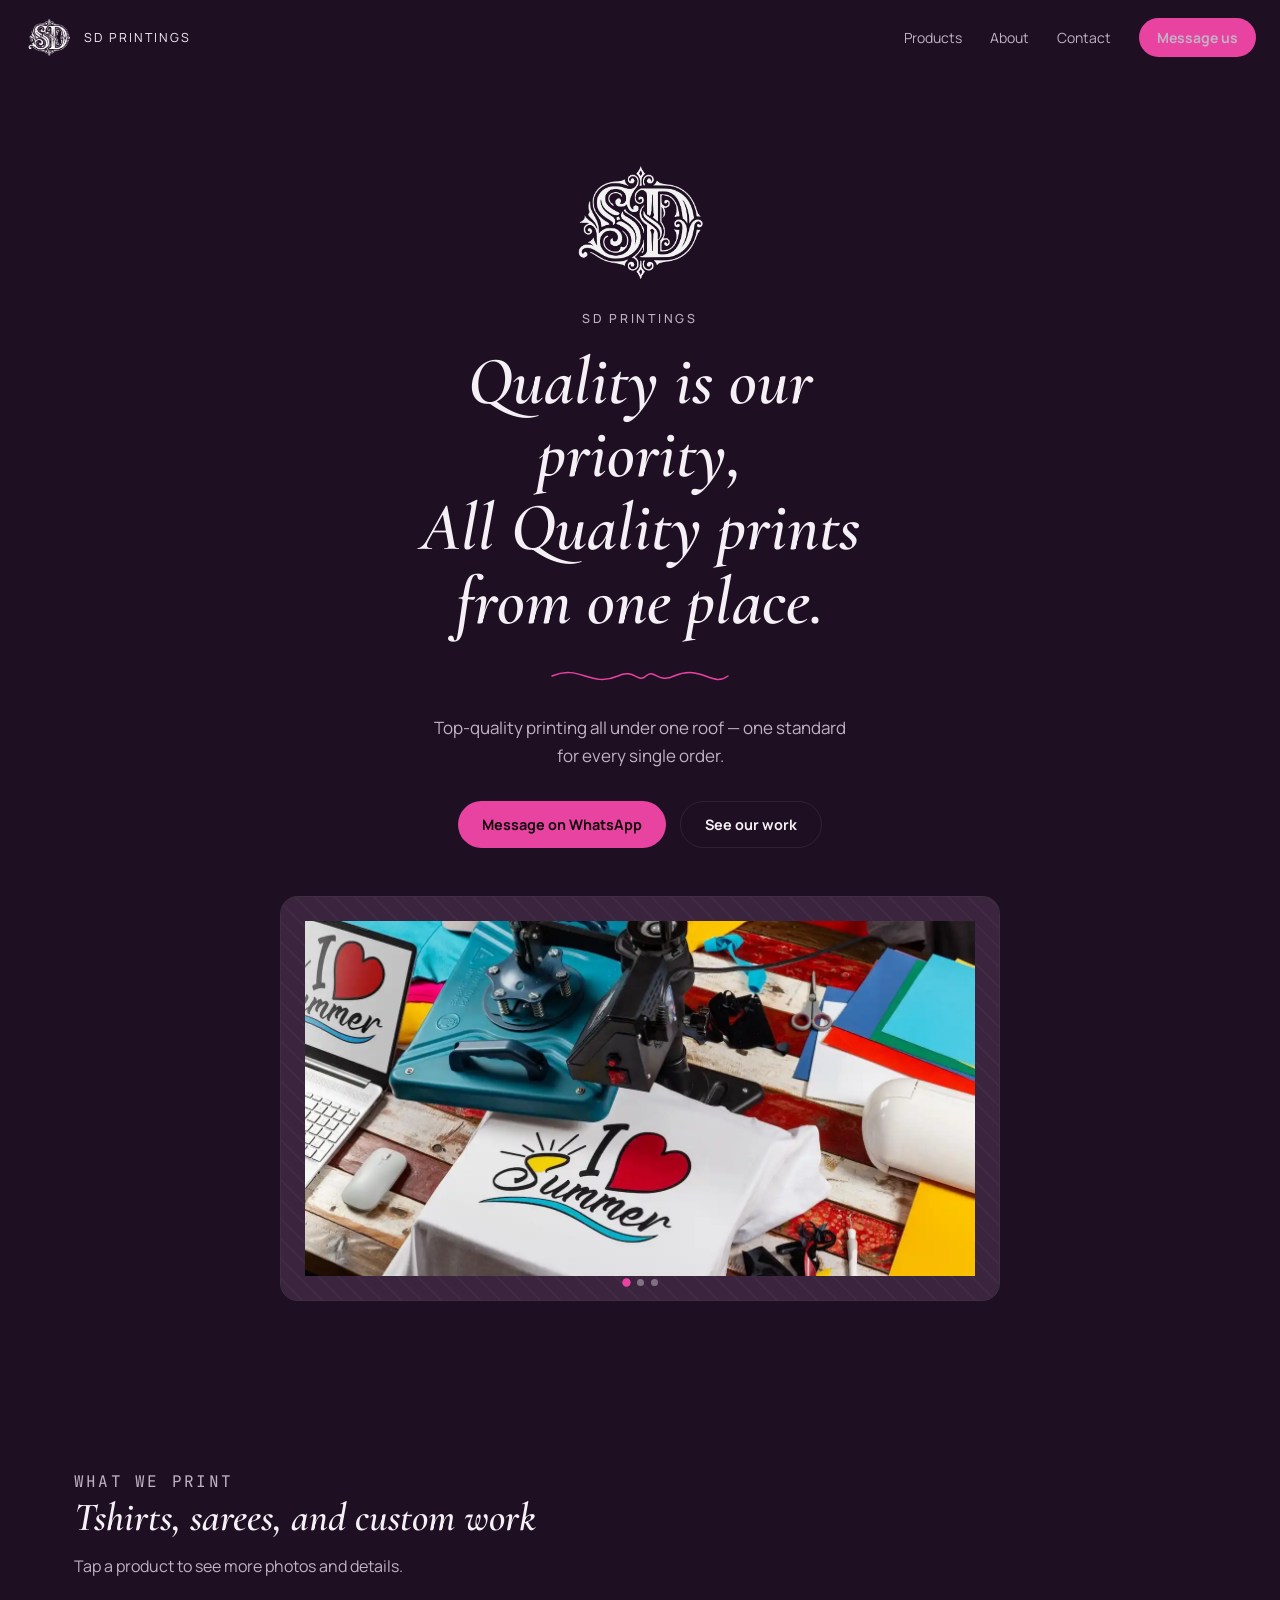
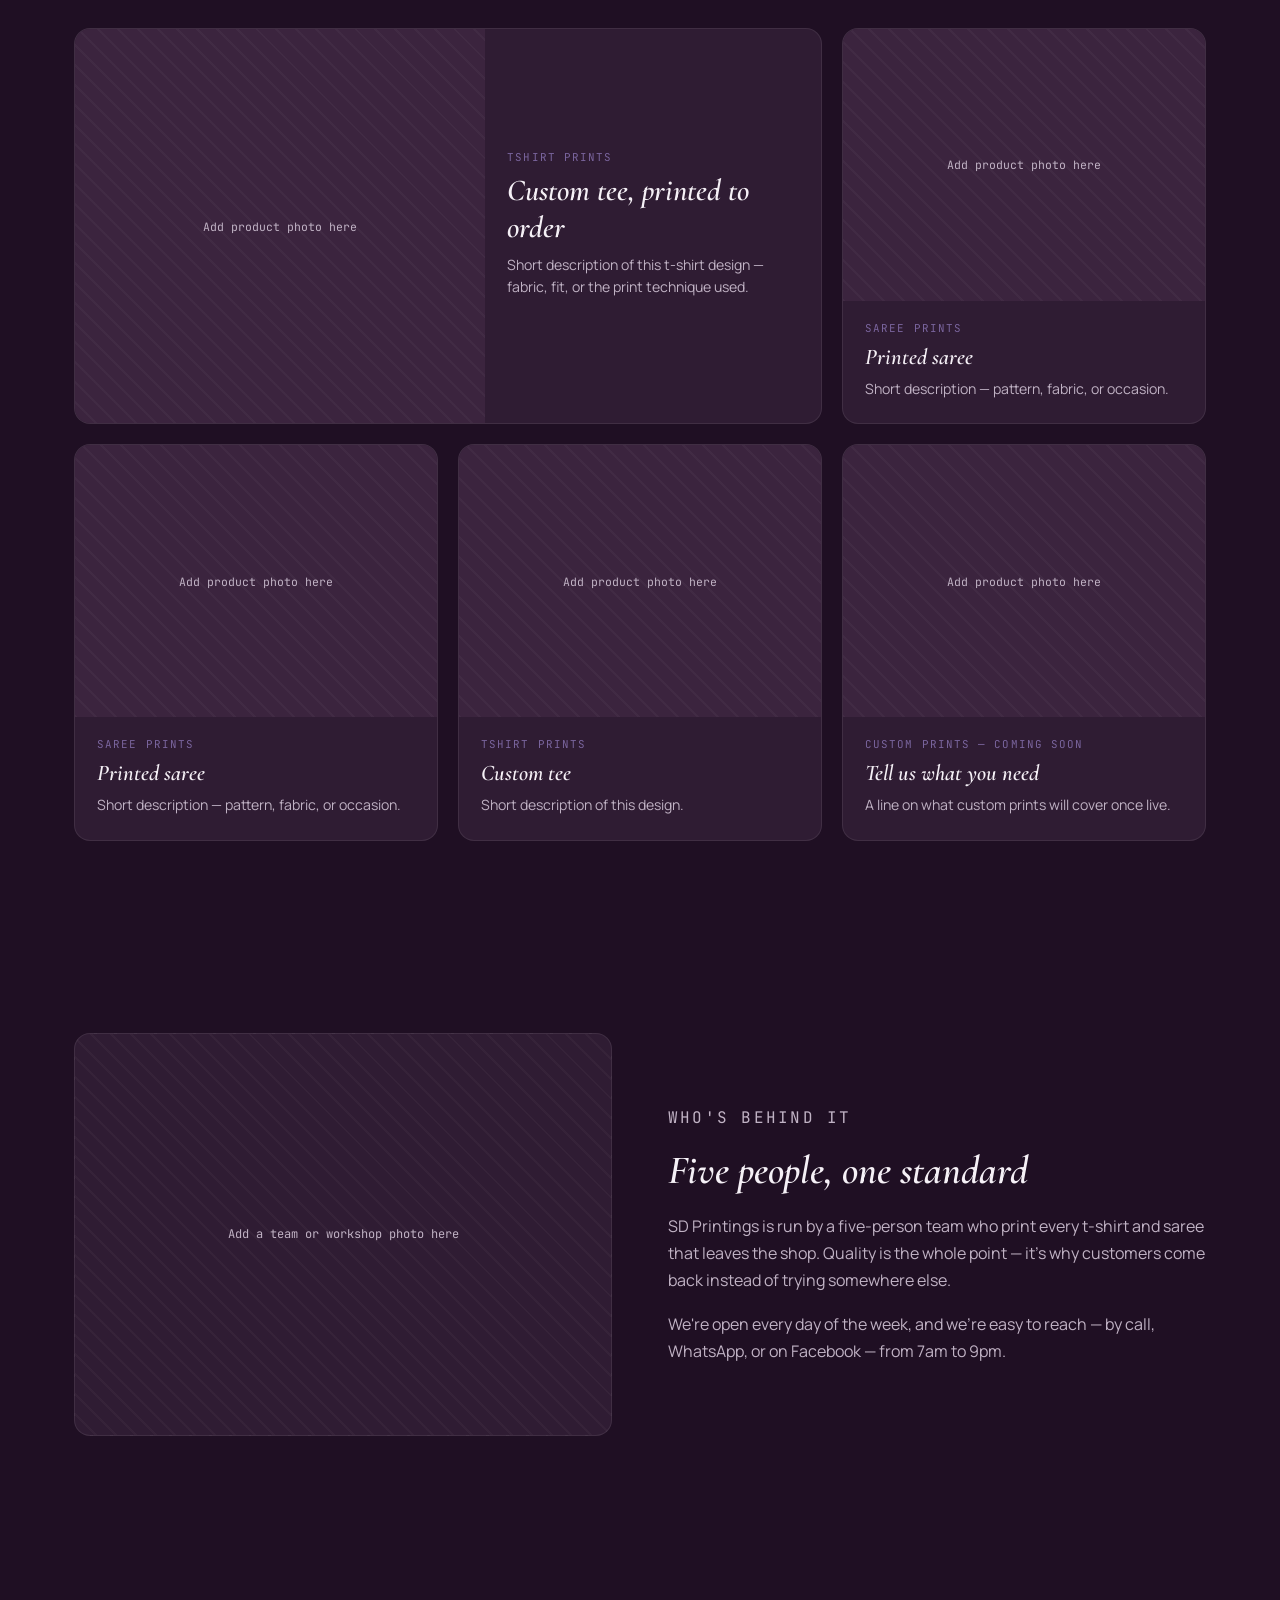
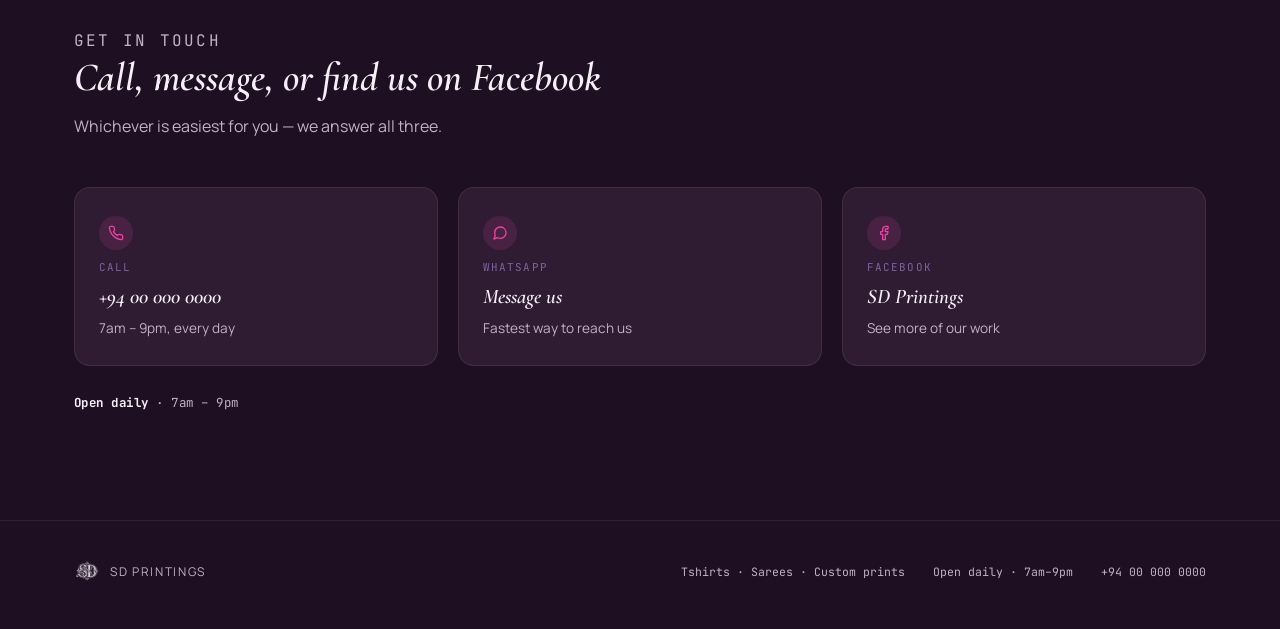
<file: index.html>
<!DOCTYPE html>
<html lang="en">
<head>
<meta charset="UTF-8">
<meta name="viewport" content="width=device-width, initial-scale=1.0">
<title>SD Printings — Quality prints, customers who never turn back</title>
<link rel="icon" type="image/png" href="assets/logo.png">
<link rel="preconnect" href="https://fonts.googleapis.com">
<link rel="preconnect" href="https://fonts.gstatic.com" crossorigin>
<link href="https://fonts.googleapis.com/css2?family=Cormorant+Garamond:ital,wght@1,600&family=Manrope:wght@400;500;700&family=JetBrains+Mono:wght@400;500&display=swap" rel="stylesheet">
<link rel="stylesheet" href="assets/style.css">
<style>
  /* ===== Hero (page-specific) ===== */
  .hero {
    display: flex;
    flex-direction: column;
    align-items: center;
    text-align: center;
    padding: 88px 24px 72px;
    will-change: opacity, transform;
  }
  .hero-logo {
    width: 150px;
    height: auto;
    margin-bottom: 28px;
    filter: invert(1) brightness(1.4);
    opacity: 0.95;
  }
  .hero-eyebrow {
    font-family: 'Manrope', sans-serif;
    font-weight: 500;
    font-size: 0.78rem;
    letter-spacing: 0.22em;
    text-transform: uppercase;
    color: var(--ink-muted);
    margin: 0 0 18px;
  }
  .hero h1 {
    font-family: 'Cormorant Garamond', serif;
    font-style: italic;
    font-weight: 600;
    font-size: clamp(2.25rem, 6vw, 4.25rem);
    line-height: 1.08;
    margin: 0 0 20px;
    max-width: 16ch;
  }
  .flourish {
    width: 180px;
    height: 28px;
    margin: 4px 0 24px;
    color: var(--accent);
    opacity: 0;
    animation: flourish-in 0.9s ease-out 0.35s forwards;
  }
  .flourish path {
    fill: none;
    stroke: currentColor;
    stroke-width: 1.4;
    stroke-linecap: round;
    stroke-dasharray: 260;
    stroke-dashoffset: 260;
    animation: flourish-draw 1.1s ease-out 0.35s forwards;
  }
  @keyframes flourish-in { to { opacity: 1; } }
  @keyframes flourish-draw { to { stroke-dashoffset: 0; } }

  .hero .lede {
    font-size: 1.0625rem;
    line-height: 1.6;
    color: var(--ink-muted);
    max-width: 42ch;
    margin: 0 0 32px;
  }
  .hero-actions {
    display: flex;
    gap: 14px;
    flex-wrap: wrap;
    justify-content: center;
    margin-bottom: 48px;
  }

  /* ===== Hero sliding gallery ===== */
  .hero-gallery {
    position: relative;
    width: 100%;
    max-width: 720px;
    aspect-ratio: 16 / 9;
    border-radius: 18px;
    overflow: hidden;
    border: 1px solid var(--border);
    background: var(--surface);
  }
  .hero-gallery .slide {
    position: absolute;
    inset: 0;
    display: flex;
    align-items: center;
    justify-content: center;
    background:
      repeating-linear-gradient(45deg, oklch(100% 0 0 / 0.03) 0 2px, transparent 2px 14px),
      var(--surface-raised);
    color: var(--ink-muted);
    font-family: 'JetBrains Mono', monospace;
    font-size: 0.78rem;
    text-align: center;
    padding: 24px;
    opacity: 0;
    transition: opacity 1s ease;
  }
  .hero-gallery .slide.active { opacity: 1; z-index: 1; }
  .hero-gallery .slide img { width: 100%; height: 100%; object-fit: cover; }
  .hero-gallery-dots {
    position: absolute;
    left: 0;
    right: 0;
    bottom: 14px;
    z-index: 2;
    display: flex;
    justify-content: center;
    gap: 7px;
  }
  .hero-gallery-dots button {
    width: 7px;
    height: 7px;
    border-radius: 50%;
    border: none;
    padding: 0;
    background: oklch(100% 0 0 / 0.35);
    cursor: pointer;
    transition: background 0.2s ease, transform 0.2s ease;
  }
  .hero-gallery-dots button.active {
    background: var(--accent);
    transform: scale(1.2);
  }

  @media (max-width: 400px) {
    .hero { padding: 64px 20px 56px; }
  }

  /* ===== About ===== */
  .about {
    display: grid;
    grid-template-columns: 1fr 1fr;
    gap: 56px;
    align-items: center;
  }
  .about-media {
    aspect-ratio: 4 / 3;
    border-radius: 16px;
    background:
      repeating-linear-gradient(45deg, oklch(100% 0 0 / 0.03) 0 2px, transparent 2px 14px),
      var(--surface);
    border: 1px solid var(--border);
    display: flex;
    align-items: center;
    justify-content: center;
    color: var(--ink-muted);
    font-family: 'JetBrains Mono', monospace;
    font-size: 0.75rem;
    text-align: center;
    padding: 24px;
  }
  .about-media img { width: 100%; height: 100%; object-fit: cover; border-radius: 16px; }
  .about-copy p {
    font-size: 1rem;
    line-height: 1.7;
    color: var(--ink-muted);
    margin: 0 0 16px;
  }
  .about-copy p:last-child { margin-bottom: 0; }
  @media (max-width: 780px) {
    .about { grid-template-columns: 1fr; }
  }

  /* ===== Contact ===== */
  .contact-grid {
    display: grid;
    grid-template-columns: repeat(3, 1fr);
    gap: 20px;
  }
  .contact-card {
    background: var(--surface);
    border: 1px solid var(--border);
    border-radius: 16px;
    padding: 28px 24px;
    text-decoration: none;
    color: inherit;
    display: flex;
    flex-direction: column;
    gap: 10px;
    transition: transform 0.2s ease, background 0.2s ease, box-shadow 0.2s ease;
  }
  .contact-card:hover, .contact-card:focus-visible {
    transform: translateY(-4px);
    background: var(--surface-raised);
    box-shadow: 0 16px 40px oklch(0% 0 0 / 0.35);
  }
  .contact-icon {
    width: 34px;
    height: 34px;
    border-radius: 50%;
    background: oklch(65% 0.22 350 / 0.14);
    color: var(--accent);
    display: flex;
    align-items: center;
    justify-content: center;
  }
  .contact-label {
    font-family: 'JetBrains Mono', monospace;
    font-size: 0.68rem;
    letter-spacing: 0.1em;
    text-transform: uppercase;
    color: var(--violet-quiet);
  }
  .contact-value {
    font-family: 'Cormorant Garamond', serif;
    font-style: italic;
    font-weight: 600;
    font-size: 1.3rem;
  }
  .contact-sub {
    font-size: 0.85rem;
    color: var(--ink-muted);
    margin: 0;
  }
  @media (max-width: 780px) {
    .contact-grid { grid-template-columns: 1fr; }
  }
  .hours-note {
    margin-top: 28px;
    font-family: 'JetBrains Mono', monospace;
    font-size: 0.78rem;
    color: var(--ink-muted);
    letter-spacing: 0.04em;
  }
  .hours-note strong { color: var(--ink); }

  @media (prefers-reduced-motion: reduce) {
    .flourish, .flourish path { animation: none !important; opacity: 1; stroke-dashoffset: 0; }
    .hero { opacity: 1 !important; transform: none !important; }
    .hero-gallery .slide { transition: none !important; }
  }
</style>
</head>
<body>

<nav class="nav" id="nav">
  <a href="#top" class="nav-brand">
    <img class="nav-logo" src="assets/logo.png" alt="">
    <span class="nav-name">SD Printings</span>
  </a>
  <div class="nav-links">
    <a href="#showcase">Products</a>
    <a href="#about">About</a>
    <a href="#contact">Contact</a>
    <!-- Replace with the real WhatsApp number: wa.me/<countrycode><number> -->
    <a class="nav-cta" href="https://wa.me/94000000000" target="_blank" rel="noopener">Message us</a>
  </div>
</nav>

<header class="hero" id="top">
  <img class="hero-logo" src="assets/logo.png" alt="SD Printings logo">
  <p class="hero-eyebrow">SD Printings</p>
  <h1>Quality is our priority,<br> All Quality prints from one place.</h1>

  <svg class="flourish" viewBox="0 0 180 28" aria-hidden="true">
    <path d="M2 14 C 30 2, 40 26, 68 14 C 84 6, 88 22, 96 14 C 104 6, 108 22, 124 14 C 152 2, 162 26, 178 14" />
  </svg>

  <p class="lede">
    Top-quality printing all under one roof —
    one standard for every single order.
  </p>

  <div class="hero-actions">
    <!-- Replace with the real WhatsApp number -->
    <a class="btn btn-primary" href="https://wa.me/94714688359" target="_blank" rel="noopener">Message on WhatsApp</a>
    <a class="btn btn-ghost" href="#showcase">See our work</a>
  </div>

  <!-- ================================================================
       HERO GALLERY — auto-slides every 4s, fades with the rest of the
       hero on scroll. Replace each placeholder <div class="slide"> with:
         <div class="slide active"><img src="assets/gallery-1.jpg" alt="..."></div>
       Keep the first slide's "active" class; remove it from the others.
       Add or remove <div class="slide"> blocks and matching dot buttons
       together — the count must match.
       ================================================================ -->
  <div class="hero-gallery" id="heroGallery">
    <div class="slide active"><img src="assets/gallery-1.jpg" alt="..."></div>
    <div class="slide"><img src="assets/gallery-2.jpg" alt="..."></div>
    <div class="slide"><img src="assets/gallery-3.jpg" alt="..."></div>
    <div class="hero-gallery-dots" id="heroGalleryDots">
      <button class="active" aria-label="Show slide 1" data-index="0"></button>
      <button aria-label="Show slide 2" data-index="1"></button>
      <button aria-label="Show slide 3" data-index="2"></button>
    </div>
  </div>
</header>

<main>

  <section id="showcase">
    <div class="wrap">
      <div class="section-head">
        <p class="eyebrow">What we print</p>
        <h2>Tshirts, sarees, and custom work</h2>
        <p>Tap a product to see more photos and details.</p>
      </div>

      <div class="showcase-grid">

        <!-- ============================================================
             PRODUCT CARD — FEATURED (large). Links to its detail page in
             /products/. Replace the placeholder <div class="product-media">
             with an <img>, and update the tag/name/description text —
             the same text should also be updated on the matching page in
             /products/.
             ============================================================ -->
        <a class="product-card featured" href="products/tshirt-custom-tee.html">
          <div class="product-media">
            <!-- // ADD PRODUCT PHOTO HERE (e.g. assets/tshirt-1.jpg) -->
            Add product photo here
          </div>
          <div class="product-body">
            <span class="product-tag">Tshirt prints</span>
            <h3 class="product-name">Custom tee, printed to order</h3>
            <p class="product-desc"><!-- // ADD PRODUCT DESCRIPTION HERE --> Short description of this t-shirt design — fabric, fit, or the print technique used.</p>
          </div>
        </a>

        <!-- ============================================================
             PRODUCT CARD — standard. Duplicate this block for each item,
             and give each a matching page in /products/.
             ============================================================ -->
        <a class="product-card" href="products/saree-1.html">
          <div class="product-media">
            <!-- // ADD PRODUCT PHOTO HERE -->
            Add product photo here
          </div>
          <div class="product-body">
            <span class="product-tag">Saree prints</span>
            <h3 class="product-name">Printed saree</h3>
            <p class="product-desc"><!-- // ADD PRODUCT DESCRIPTION HERE --> Short description — pattern, fabric, or occasion.</p>
          </div>
        </a>

        <a class="product-card" href="products/saree-2.html">
          <div class="product-media">
            <!-- // ADD PRODUCT PHOTO HERE -->
            Add product photo here
          </div>
          <div class="product-body">
            <span class="product-tag">Saree prints</span>
            <h3 class="product-name">Printed saree</h3>
            <p class="product-desc"><!-- // ADD PRODUCT DESCRIPTION HERE --> Short description — pattern, fabric, or occasion.</p>
          </div>
        </a>

        <a class="product-card" href="products/tshirt-graphic-tee.html">
          <div class="product-media">
            <!-- // ADD PRODUCT PHOTO HERE -->
            Add product photo here
          </div>
          <div class="product-body">
            <span class="product-tag">Tshirt prints</span>
            <h3 class="product-name">Custom tee</h3>
            <p class="product-desc"><!-- // ADD PRODUCT DESCRIPTION HERE --> Short description of this design.</p>
          </div>
        </a>

        <a class="product-card" href="products/custom-prints.html">
          <div class="product-media">
            <!-- // ADD PRODUCT PHOTO HERE -->
            Add product photo here
          </div>
          <div class="product-body">
            <span class="product-tag">Custom prints — coming soon</span>
            <h3 class="product-name">Tell us what you need</h3>
            <p class="product-desc"><!-- // ADD PRODUCT DESCRIPTION HERE --> A line on what custom prints will cover once live.</p>
          </div>
        </a>

      </div>
    </div>
  </section>

  <section id="about">
    <div class="wrap about">
      <div class="about-media">
        <!-- // ADD TEAM OR WORKSHOP PHOTO HERE (e.g. assets/team.jpg) -->
        Add a team or workshop photo here
      </div>
      <div class="about-copy">
        <div class="section-head" style="margin-bottom: 20px;">
          <p class="eyebrow">Who's behind it</p>
          <h2>Five people, one standard</h2>
        </div>
        <p>SD Printings is run by a five-person team who print every t-shirt and saree that leaves the shop. Quality is the whole point — it's why customers come back instead of trying somewhere else.</p>
        <p>We're open every day of the week, and we're easy to reach — by call, WhatsApp, or on Facebook — from 7am to 9pm.</p>
      </div>
    </div>
  </section>

  <section id="contact">
    <div class="wrap">
      <div class="section-head">
        <p class="eyebrow">Get in touch</p>
        <h2>Call, message, or find us on Facebook</h2>
        <p>Whichever is easiest for you — we answer all three.</p>
      </div>

      <div class="contact-grid">

        <!-- // REPLACE tel: NUMBER WITH THE REAL PHONE NUMBER -->
        <a class="contact-card" href="tel:+94000000000">
          <div class="contact-icon" aria-hidden="true">
            <svg width="16" height="16" viewBox="0 0 24 24" fill="none" stroke="currentColor" stroke-width="2" stroke-linecap="round" stroke-linejoin="round"><path d="M22 16.92v3a2 2 0 0 1-2.18 2 19.79 19.79 0 0 1-8.63-3.07 19.5 19.5 0 0 1-6-6 19.79 19.79 0 0 1-3.07-8.67A2 2 0 0 1 4.11 2h3a2 2 0 0 1 2 1.72c.127.96.362 1.903.7 2.81a2 2 0 0 1-.45 2.11L8.09 9.91a16 16 0 0 0 6 6l1.27-1.27a2 2 0 0 1 2.11-.45c.907.338 1.85.573 2.81.7A2 2 0 0 1 22 16.92z"/></svg>
          </div>
          <span class="contact-label">Call</span>
          <span class="contact-value">+94 00 000 0000</span>
          <p class="contact-sub">7am – 9pm, every day</p>
        </a>

        <!-- // REPLACE wa.me LINK WITH THE REAL WHATSAPP NUMBER -->
        <a class="contact-card" href="https://wa.me/94000000000" target="_blank" rel="noopener">
          <div class="contact-icon" aria-hidden="true">
            <svg width="16" height="16" viewBox="0 0 24 24" fill="none" stroke="currentColor" stroke-width="2" stroke-linecap="round" stroke-linejoin="round"><path d="M21 11.5a8.38 8.38 0 0 1-.9 3.8 8.5 8.5 0 0 1-7.6 4.7 8.38 8.38 0 0 1-3.8-.9L3 21l1.9-5.7a8.38 8.38 0 0 1-.9-3.8 8.5 8.5 0 0 1 4.7-7.6 8.38 8.38 0 0 1 3.8-.9h.5a8.48 8.48 0 0 1 8 8v.5z"/></svg>
          </div>
          <span class="contact-label">WhatsApp</span>
          <span class="contact-value">Message us</span>
          <p class="contact-sub">Fastest way to reach us</p>
        </a>

        <!-- // REPLACE href WITH THE REAL FACEBOOK PAGE URL -->
        <a class="contact-card" href="https://facebook.com/sdprintings" target="_blank" rel="noopener">
          <div class="contact-icon" aria-hidden="true">
            <svg width="16" height="16" viewBox="0 0 24 24" fill="none" stroke="currentColor" stroke-width="2" stroke-linecap="round" stroke-linejoin="round"><path d="M18 2h-3a5 5 0 0 0-5 5v3H7v4h3v8h4v-8h3l1-4h-4V7a1 1 0 0 1 1-1h3z"/></svg>
          </div>
          <span class="contact-label">Facebook</span>
          <span class="contact-value">SD Printings</span>
          <p class="contact-sub">See more of our work</p>
        </a>

      </div>

      <p class="hours-note"><strong>Open daily</strong> · 7am – 9pm</p>
    </div>
  </section>

</main>

<footer>
  <div class="wrap footer-inner">
    <div class="footer-brand">
      <img class="footer-logo" src="assets/logo.png" alt="">
      <span class="footer-name">SD Printings</span>
    </div>
    <div class="footer-meta">
      <span>Tshirts · Sarees · Custom prints</span>
      <span>Open daily · 7am–9pm</span>
      <!-- // REPLACE with real number -->
      <a href="tel:+94000000000">+94 00 000 0000</a>
    </div>
  </div>
</footer>

<script>
  const prefersReduced = window.matchMedia('(prefers-reduced-motion: reduce)').matches;

  // Nav background switches on after scrolling past the hero.
  const nav = document.getElementById('nav');
  const onNavScroll = () => {
    if (window.scrollY > 40) nav.classList.add('scrolled');
    else nav.classList.remove('scrolled');
  };
  onNavScroll();
  window.addEventListener('scroll', onNavScroll, { passive: true });


  // Hero gallery auto-advances every 4s. Pauses on hover so visitors can
  // actually read a slide, and never auto-advances under reduced motion.
  const gallery = document.getElementById('heroGallery');
  if (gallery) {
    const slides = gallery.querySelectorAll('.slide');
    const dots = gallery.querySelectorAll('.hero-gallery-dots button');
    let index = 0;
    let timer = null;

    const goTo = (i) => {
      slides[index].classList.remove('active');
      dots[index]?.classList.remove('active');
      index = i;
      slides[index].classList.add('active');
      dots[index]?.classList.add('active');
    };

    const start = () => {
      if (prefersReduced || slides.length < 2) return;
      timer = setInterval(() => goTo((index + 1) % slides.length), 4000);
    };
    const stop = () => { if (timer) clearInterval(timer); };

    dots.forEach((dot) => {
      dot.addEventListener('click', () => {
        stop();
        goTo(Number(dot.dataset.index));
        start();
      });
    });

    gallery.addEventListener('mouseenter', stop);
    gallery.addEventListener('mouseleave', start);
    start();
  }
</script>

</body>
</html>
</file>
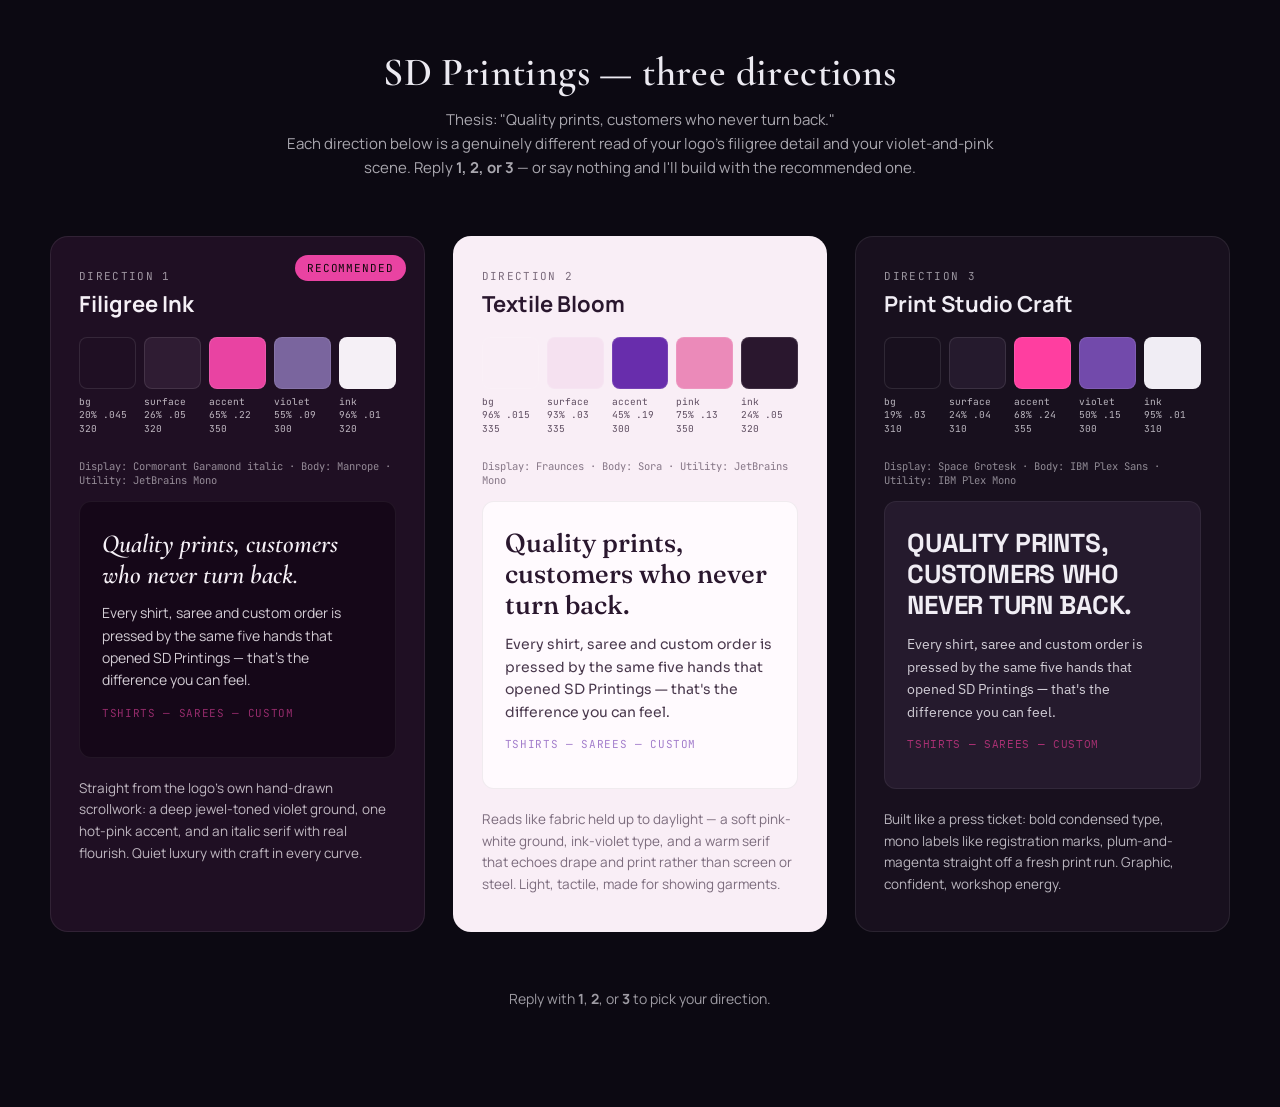
<file: design-preview.html>
<!DOCTYPE html>
<html lang="en">
<head>
<meta charset="UTF-8">
<meta name="viewport" content="width=device-width, initial-scale=1.0">
<title>SD Printings — Design Directions</title>
<link rel="preconnect" href="https://fonts.googleapis.com">
<link rel="preconnect" href="https://fonts.gstatic.com" crossorigin>
<link href="https://fonts.googleapis.com/css2?family=Cormorant+Garamond:ital,wght@0,500;0,600;1,500&family=Manrope:wght@400;500;700&family=JetBrains+Mono:wght@400;500&family=Fraunces:ital,opsz,wght@0,9..144,500;1,9..144,500&family=Sora:wght@400;600;700&family=Space+Grotesk:wght@500;700&family=IBM+Plex+Sans:wght@400;500;600&family=IBM+Plex+Mono:wght@400;500&display=swap" rel="stylesheet">
<style>
  :root {
    --bg-page: oklch(15% 0.02 300);
    --ink-page: oklch(94% 0.01 300);
  }
  * { box-sizing: border-box; }
  body {
    margin: 0;
    background: var(--bg-page);
    color: var(--ink-page);
    font-family: 'Manrope', sans-serif;
    padding: 48px 24px 96px;
  }
  .intro {
    max-width: 720px;
    margin: 0 auto 56px;
    text-align: center;
  }
  .intro h1 {
    font-family: 'Cormorant Garamond', serif;
    font-size: clamp(28px, 4vw, 40px);
    font-weight: 600;
    margin: 0 0 12px;
    letter-spacing: 0.01em;
  }
  .intro p {
    opacity: 0.7;
    font-size: 15px;
    line-height: 1.6;
    margin: 0;
  }
  .directions {
    max-width: 1180px;
    margin: 0 auto;
    display: grid;
    grid-template-columns: repeat(auto-fit, minmax(340px, 1fr));
    gap: 28px;
  }
  .card {
    border-radius: 18px;
    overflow: hidden;
    position: relative;
    border: 1px solid oklch(100% 0 0 / 0.08);
  }
  .badge {
    position: absolute;
    top: 18px;
    right: 18px;
    font-family: 'JetBrains Mono', monospace;
    font-size: 11px;
    letter-spacing: 0.08em;
    text-transform: uppercase;
    padding: 6px 12px;
    border-radius: 100px;
    z-index: 5;
  }
  .card-inner { padding: 32px 28px 36px; min-height: 100%; }
  .dir-label {
    font-family: 'JetBrains Mono', monospace;
    font-size: 11px;
    letter-spacing: 0.12em;
    text-transform: uppercase;
    opacity: 0.6;
    margin: 0 0 6px;
  }
  .dir-name {
    font-size: 22px;
    font-weight: 700;
    margin: 0 0 18px;
  }
  .swatches {
    display: flex;
    gap: 8px;
    margin-bottom: 24px;
    flex-wrap: wrap;
  }
  .swatch {
    flex: 1;
    min-width: 56px;
  }
  .swatch-color {
    height: 52px;
    border-radius: 8px;
    margin-bottom: 6px;
    border: 1px solid oklch(100% 0 0 / 0.1);
  }
  .swatch-label {
    font-family: 'JetBrains Mono', monospace;
    font-size: 9.5px;
    line-height: 1.4;
    opacity: 0.75;
  }
  .type-sample {
    border-radius: 12px;
    padding: 26px 22px;
    margin-bottom: 20px;
  }
  .thesis-sample {
    font-size: 26px;
    line-height: 1.2;
    margin: 0 0 12px;
  }
  .body-sample {
    font-size: 14px;
    line-height: 1.6;
    margin: 0 0 14px;
    opacity: 0.85;
  }
  .utility-sample {
    font-size: 11px;
    letter-spacing: 0.06em;
    text-transform: uppercase;
    opacity: 0.6;
  }
  .reason {
    font-size: 13.5px;
    line-height: 1.6;
    opacity: 0.75;
    margin: 0;
  }
  .font-tags {
    font-family: 'JetBrains Mono', monospace;
    font-size: 10.5px;
    opacity: 0.55;
    margin: 0 0 14px;
  }
  .instructions {
    max-width: 720px;
    margin: 56px auto 0;
    text-align: center;
    font-size: 14px;
    opacity: 0.65;
    line-height: 1.6;
  }

  /* ===== Direction 1: Filigree Ink ===== */
  .d1 { background: oklch(20% 0.045 320); color: oklch(96% 0.01 320); }
  .d1 .badge { background: oklch(65% 0.22 350); color: oklch(15% 0.02 350); }
  .d1 .type-sample { background: oklch(16% 0.04 320); border: 1px solid oklch(100% 0 0 / 0.06); }
  .d1 .thesis-sample { font-family: 'Cormorant Garamond', serif; font-style: italic; font-weight: 600; color: oklch(96% 0.01 320); }
  .d1 .body-sample { font-family: 'Manrope', sans-serif; }
  .d1 .utility-sample { font-family: 'JetBrains Mono', monospace; color: oklch(65% 0.22 350); }

  /* ===== Direction 2: Textile Bloom ===== */
  .d2 { background: oklch(96% 0.015 335); color: oklch(24% 0.05 320); }
  .d2 .badge { background: oklch(45% 0.19 300); color: oklch(97% 0.01 300); }
  .d2 .type-sample { background: oklch(99% 0.008 335); border: 1px solid oklch(0% 0 0 / 0.06); }
  .d2 .thesis-sample { font-family: 'Fraunces', serif; font-weight: 500; color: oklch(24% 0.05 320); }
  .d2 .body-sample { font-family: 'Sora', sans-serif; }
  .d2 .utility-sample { font-family: 'JetBrains Mono', monospace; color: oklch(45% 0.19 300); }
  .d2 .dir-label, .d2 .reason { opacity: 0.6; }

  /* ===== Direction 3: Print Studio Craft ===== */
  .d3 { background: oklch(19% 0.03 310); color: oklch(95% 0.01 310); }
  .d3 .badge { background: oklch(68% 0.24 355); color: oklch(15% 0.02 355); }
  .d3 .type-sample { background: oklch(24% 0.04 310); border: 1px solid oklch(100% 0 0 / 0.06); }
  .d3 .thesis-sample { font-family: 'Space Grotesk', sans-serif; font-weight: 700; text-transform: uppercase; letter-spacing: -0.01em; color: oklch(95% 0.01 310); }
  .d3 .body-sample { font-family: 'IBM Plex Sans', sans-serif; }
  .d3 .utility-sample { font-family: 'IBM Plex Mono', monospace; color: oklch(68% 0.24 355); }
</style>
</head>
<body>

<div class="intro">
  <h1>SD Printings — three directions</h1>
  <p>Thesis: "Quality prints, customers who never turn back."<br>
  Each direction below is a genuinely different read of your logo's filigree detail and your violet-and-pink scene. Reply <strong>1, 2, or 3</strong> — or say nothing and I'll build with the recommended one.</p>
</div>

<div class="directions">

  <!-- Direction 1 -->
  <div class="card d1">
    <div class="badge">Recommended</div>
    <div class="card-inner">
      <p class="dir-label">Direction 1</p>
      <h2 class="dir-name">Filigree Ink</h2>

      <div class="swatches">
        <div class="swatch"><div class="swatch-color" style="background:oklch(20% 0.045 320)"></div><div class="swatch-label">bg<br>20% .045 320</div></div>
        <div class="swatch"><div class="swatch-color" style="background:oklch(26% 0.05 320)"></div><div class="swatch-label">surface<br>26% .05 320</div></div>
        <div class="swatch"><div class="swatch-color" style="background:oklch(65% 0.22 350)"></div><div class="swatch-label">accent<br>65% .22 350</div></div>
        <div class="swatch"><div class="swatch-color" style="background:oklch(55% 0.09 300)"></div><div class="swatch-label">violet<br>55% .09 300</div></div>
        <div class="swatch"><div class="swatch-color" style="background:oklch(96% 0.01 320)"></div><div class="swatch-label">ink<br>96% .01 320</div></div>
      </div>

      <p class="font-tags">Display: Cormorant Garamond italic · Body: Manrope · Utility: JetBrains Mono</p>
      <div class="type-sample">
        <p class="thesis-sample">Quality prints, customers who never turn back.</p>
        <p class="body-sample">Every shirt, saree and custom order is pressed by the same five hands that opened SD Printings — that's the difference you can feel.</p>
        <p class="utility-sample">Tshirts — Sarees — Custom</p>
      </div>

      <p class="reason">Straight from the logo's own hand-drawn scrollwork: a deep jewel-toned violet ground, one hot-pink accent, and an italic serif with real flourish. Quiet luxury with craft in every curve.</p>
    </div>
  </div>

  <!-- Direction 2 -->
  <div class="card d2">
    <div class="card-inner">
      <p class="dir-label">Direction 2</p>
      <h2 class="dir-name">Textile Bloom</h2>

      <div class="swatches">
        <div class="swatch"><div class="swatch-color" style="background:oklch(96% 0.015 335)"></div><div class="swatch-label">bg<br>96% .015 335</div></div>
        <div class="swatch"><div class="swatch-color" style="background:oklch(93% 0.03 335)"></div><div class="swatch-label">surface<br>93% .03 335</div></div>
        <div class="swatch"><div class="swatch-color" style="background:oklch(45% 0.19 300)"></div><div class="swatch-label">accent<br>45% .19 300</div></div>
        <div class="swatch"><div class="swatch-color" style="background:oklch(75% 0.13 350)"></div><div class="swatch-label">pink<br>75% .13 350</div></div>
        <div class="swatch"><div class="swatch-color" style="background:oklch(24% 0.05 320)"></div><div class="swatch-label">ink<br>24% .05 320</div></div>
      </div>

      <p class="font-tags">Display: Fraunces · Body: Sora · Utility: JetBrains Mono</p>
      <div class="type-sample">
        <p class="thesis-sample">Quality prints, customers who never turn back.</p>
        <p class="body-sample">Every shirt, saree and custom order is pressed by the same five hands that opened SD Printings — that's the difference you can feel.</p>
        <p class="utility-sample">Tshirts — Sarees — Custom</p>
      </div>

      <p class="reason">Reads like fabric held up to daylight — a soft pink-white ground, ink-violet type, and a warm serif that echoes drape and print rather than screen or steel. Light, tactile, made for showing garments.</p>
    </div>
  </div>

  <!-- Direction 3 -->
  <div class="card d3">
    <div class="card-inner">
      <p class="dir-label">Direction 3</p>
      <h2 class="dir-name">Print Studio Craft</h2>

      <div class="swatches">
        <div class="swatch"><div class="swatch-color" style="background:oklch(19% 0.03 310)"></div><div class="swatch-label">bg<br>19% .03 310</div></div>
        <div class="swatch"><div class="swatch-color" style="background:oklch(24% 0.04 310)"></div><div class="swatch-label">surface<br>24% .04 310</div></div>
        <div class="swatch"><div class="swatch-color" style="background:oklch(68% 0.24 355)"></div><div class="swatch-label">accent<br>68% .24 355</div></div>
        <div class="swatch"><div class="swatch-color" style="background:oklch(50% 0.15 300)"></div><div class="swatch-label">violet<br>50% .15 300</div></div>
        <div class="swatch"><div class="swatch-color" style="background:oklch(95% 0.01 310)"></div><div class="swatch-label">ink<br>95% .01 310</div></div>
      </div>

      <p class="font-tags">Display: Space Grotesk · Body: IBM Plex Sans · Utility: IBM Plex Mono</p>
      <div class="type-sample">
        <p class="thesis-sample">QUALITY PRINTS, CUSTOMERS WHO NEVER TURN BACK.</p>
        <p class="body-sample">Every shirt, saree and custom order is pressed by the same five hands that opened SD Printings — that's the difference you can feel.</p>
        <p class="utility-sample">Tshirts — Sarees — Custom</p>
      </div>

      <p class="reason">Built like a press ticket: bold condensed type, mono labels like registration marks, plum-and-magenta straight off a fresh print run. Graphic, confident, workshop energy.</p>
    </div>
  </div>

</div>

<div class="instructions">
  Reply with <strong>1</strong>, <strong>2</strong>, or <strong>3</strong> to pick your direction.
</div>

</body>
</html>
</file>
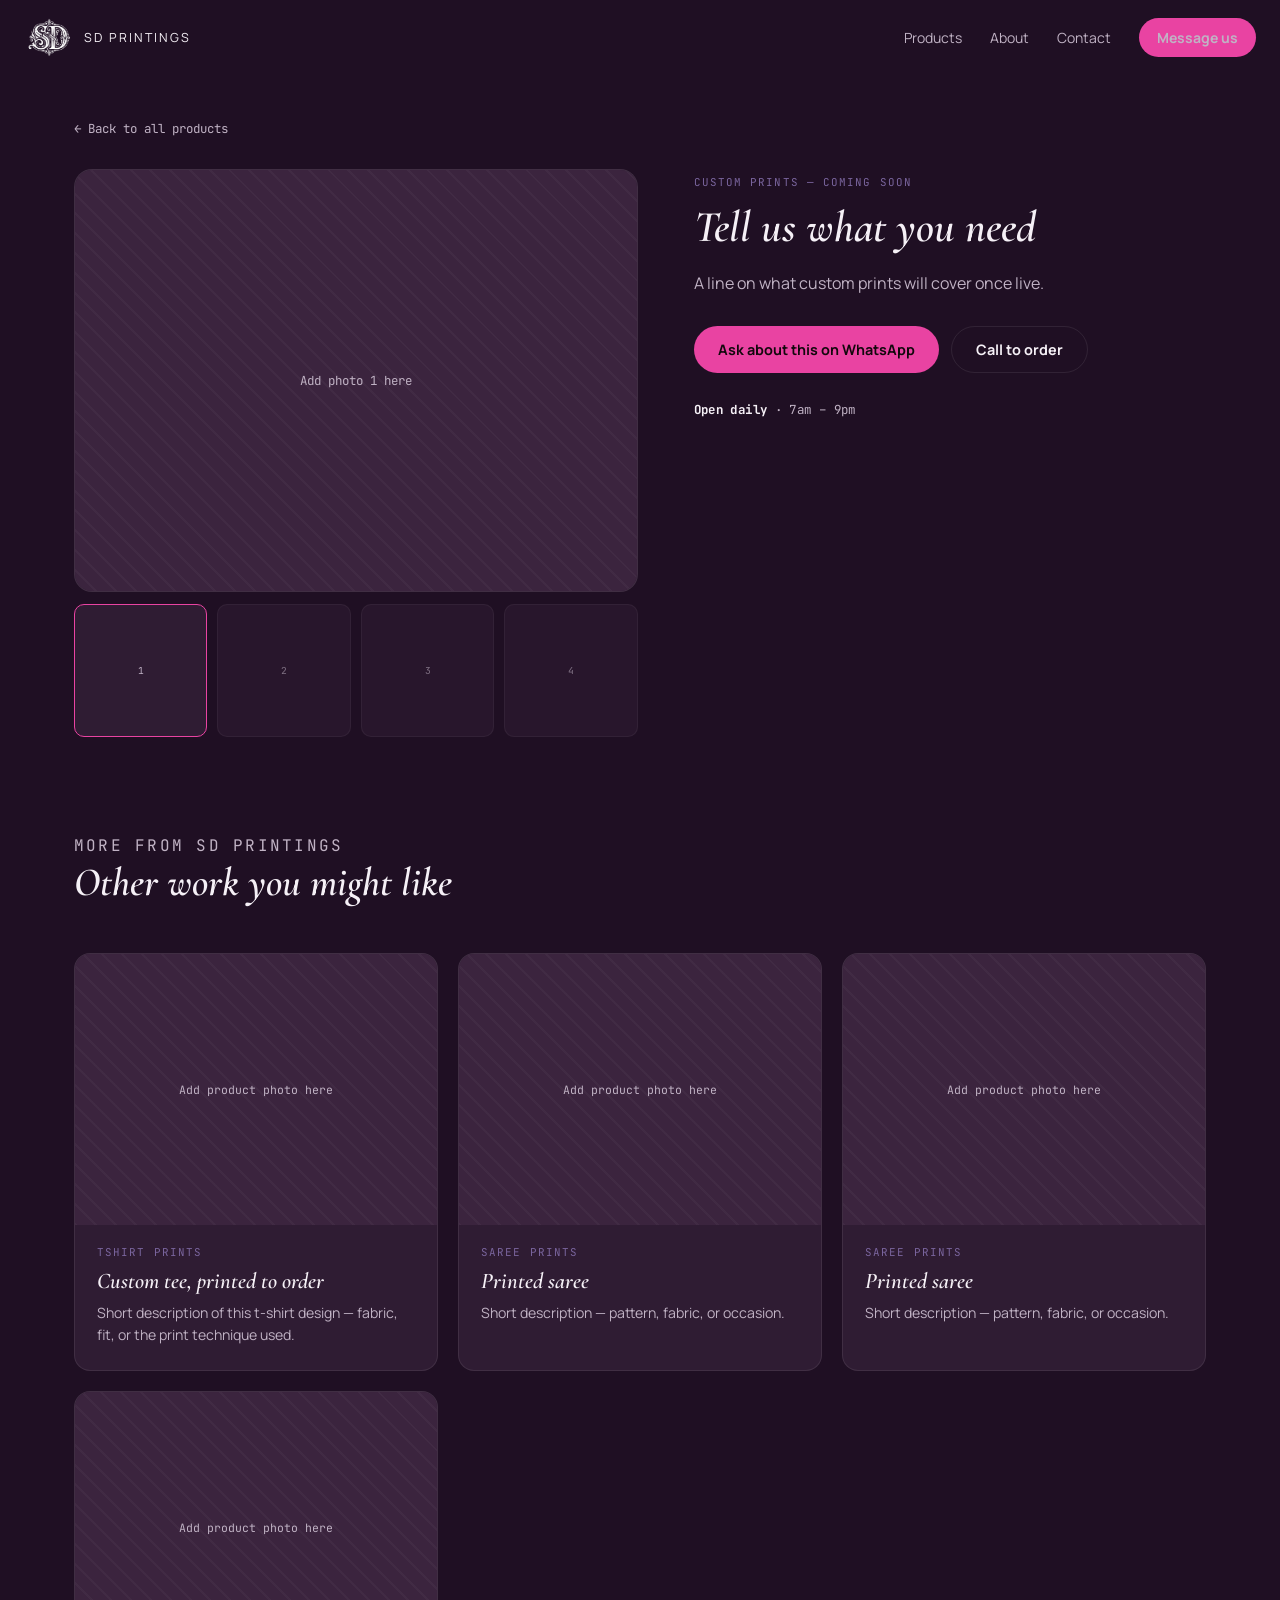
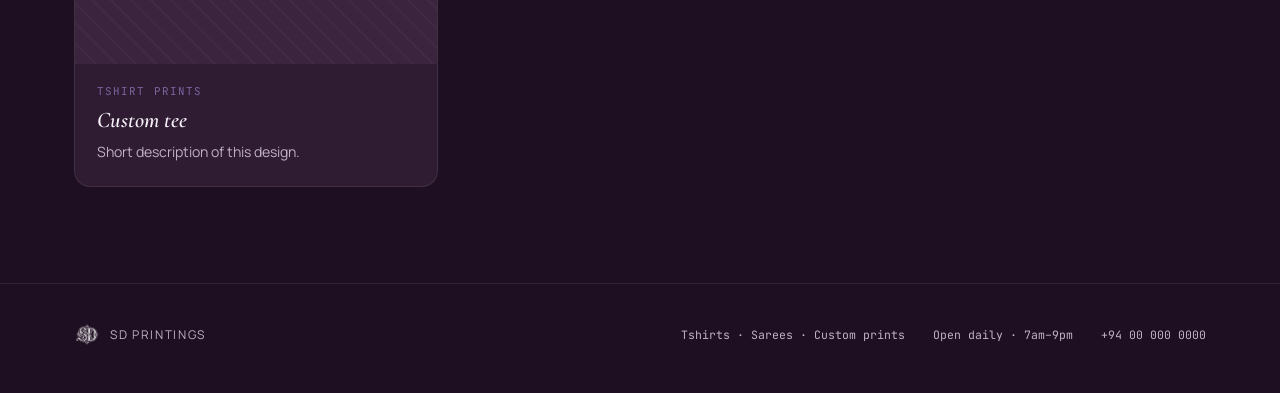
<file: products/custom-prints.html>
<!DOCTYPE html>
<html lang="en">
<head>
<meta charset="UTF-8">
<meta name="viewport" content="width=device-width, initial-scale=1.0">
<title>Tell us what you need — SD Printings</title>
<link rel="icon" type="image/png" href="../assets/logo.png">
<link rel="preconnect" href="https://fonts.googleapis.com">
<link rel="preconnect" href="https://fonts.gstatic.com" crossorigin>
<link href="https://fonts.googleapis.com/css2?family=Cormorant+Garamond:ital,wght@1,600&family=Manrope:wght@400;500;700&family=JetBrains+Mono:wght@400;500&display=swap" rel="stylesheet">
<link rel="stylesheet" href="../assets/style.css">
<link rel="stylesheet" href="../assets/product.css">
</head>
<body>

<nav class="nav" id="nav">
  <a href="../index.html" class="nav-brand">
    <img class="nav-logo" src="../assets/logo.png" alt="">
    <span class="nav-name">SD Printings</span>
  </a>
  <div class="nav-links">
    <a href="../index.html#showcase">Products</a>
    <a href="../index.html#about">About</a>
    <a href="../index.html#contact">Contact</a>
    <!-- Replace with the real WhatsApp number -->
    <a class="nav-cta" href="https://wa.me/94000000000" target="_blank" rel="noopener">Message us</a>
  </div>
</nav>

<main>
  <section class="detail">
    <div class="wrap">
      <a class="back-link" href="../index.html#showcase">&larr; Back to all products</a>

      <div class="detail-layout">

        <!-- ================================================================
             GALLERY — add up to 4 photos of THIS product. Replace each
             placeholder <div class="slide"> with:
               <div class="slide active"><img src="../assets/custom-prints-1.jpg" alt="..."></div>
             Keep "active" on the first slide only. Do the same for the
             matching thumbnail buttons below — each button's image should
             be a smaller/same copy of its slide.
             ================================================================ -->
        <div>
          <div class="gallery-main" id="galleryMain">
            <div class="slide active">
              <!-- // ADD PRODUCT PHOTO HERE (main view) -->
              Add photo 1 here
            </div>
            <div class="slide">
              <!-- // ADD PRODUCT PHOTO HERE (other angle) -->
              Add photo 2 here
            </div>
            <div class="slide">
              <!-- // ADD PRODUCT PHOTO HERE (detail/close-up) -->
              Add photo 3 here
            </div>
            <div class="slide">
              <!-- // ADD PRODUCT PHOTO HERE (in use / worn) -->
              Add photo 4 here
            </div>
          </div>
          <div class="gallery-thumbs" id="galleryThumbs">
            <button class="active" data-index="0" aria-label="Show photo 1">1</button>
            <button data-index="1" aria-label="Show photo 2">2</button>
            <button data-index="2" aria-label="Show photo 3">3</button>
            <button data-index="3" aria-label="Show photo 4">4</button>
          </div>
        </div>

        <!-- // UPDATE tag, title and description for this product -->
        <div class="detail-copy">
          <span class="product-tag">Custom prints — coming soon</span>
          <h1>Tell us what you need</h1>
          <p class="detail-desc"><!-- // ADD PRODUCT DESCRIPTION HERE -->A line on what custom prints will cover once live.</p>

          <div class="detail-actions">
            <!-- Replace with the real WhatsApp number -->
            <a class="btn btn-primary" href="https://wa.me/94000000000" target="_blank" rel="noopener">Ask about this on WhatsApp</a>
            <!-- Replace with the real phone number -->
            <a class="btn btn-ghost" href="tel:+94000000000">Call to order</a>
          </div>

          <p class="detail-note"><strong>Open daily</strong> · 7am – 9pm</p>
        </div>

      </div>
    </div>
  </section>

  <section class="related">
    <div class="wrap">
      <div class="section-head">
        <p class="eyebrow">More from SD Printings</p>
        <h2>Other work you might like</h2>
      </div>
      <div class="showcase-grid">
        <a class="product-card" href="tshirt-custom-tee.html">
          <div class="product-media">
            <!-- // ADD PRODUCT PHOTO HERE -->
            Add product photo here
          </div>
          <div class="product-body">
            <span class="product-tag">Tshirt prints</span>
            <h3 class="product-name">Custom tee, printed to order</h3>
            <p class="product-desc">Short description of this t-shirt design — fabric, fit, or the print technique used.</p>
          </div>
        </a>
        <a class="product-card" href="saree-1.html">
          <div class="product-media">
            <!-- // ADD PRODUCT PHOTO HERE -->
            Add product photo here
          </div>
          <div class="product-body">
            <span class="product-tag">Saree prints</span>
            <h3 class="product-name">Printed saree</h3>
            <p class="product-desc">Short description — pattern, fabric, or occasion.</p>
          </div>
        </a>
        <a class="product-card" href="saree-2.html">
          <div class="product-media">
            <!-- // ADD PRODUCT PHOTO HERE -->
            Add product photo here
          </div>
          <div class="product-body">
            <span class="product-tag">Saree prints</span>
            <h3 class="product-name">Printed saree</h3>
            <p class="product-desc">Short description — pattern, fabric, or occasion.</p>
          </div>
        </a>
        <a class="product-card" href="tshirt-graphic-tee.html">
          <div class="product-media">
            <!-- // ADD PRODUCT PHOTO HERE -->
            Add product photo here
          </div>
          <div class="product-body">
            <span class="product-tag">Tshirt prints</span>
            <h3 class="product-name">Custom tee</h3>
            <p class="product-desc">Short description of this design.</p>
          </div>
        </a>
      </div>
    </div>
  </section>
</main>

<footer>
  <div class="wrap footer-inner">
    <div class="footer-brand">
      <img class="footer-logo" src="../assets/logo.png" alt="">
      <span class="footer-name">SD Printings</span>
    </div>
    <div class="footer-meta">
      <span>Tshirts · Sarees · Custom prints</span>
      <span>Open daily · 7am–9pm</span>
      <!-- // REPLACE with real number -->
      <a href="tel:+94000000000">+94 00 000 0000</a>
    </div>
  </div>
</footer>

<script>
  const nav = document.getElementById('nav');
  const onNavScroll = () => {
    if (window.scrollY > 40) nav.classList.add('scrolled');
    else nav.classList.remove('scrolled');
  };
  onNavScroll();
  window.addEventListener('scroll', onNavScroll, { passive: true });

  // Thumbnail gallery — click a thumbnail to swap the main photo.
  const main = document.getElementById('galleryMain');
  const thumbs = document.getElementById('galleryThumbs');
  if (main && thumbs) {
    const slides = main.querySelectorAll('.slide');
    const buttons = thumbs.querySelectorAll('button');
    buttons.forEach((btn) => {
      btn.addEventListener('click', () => {
        const i = Number(btn.dataset.index);
        slides.forEach((s, idx) => s.classList.toggle('active', idx === i));
        buttons.forEach((b, idx) => b.classList.toggle('active', idx === i));
      });
    });
  }
</script>

</body>
</html>
</file>
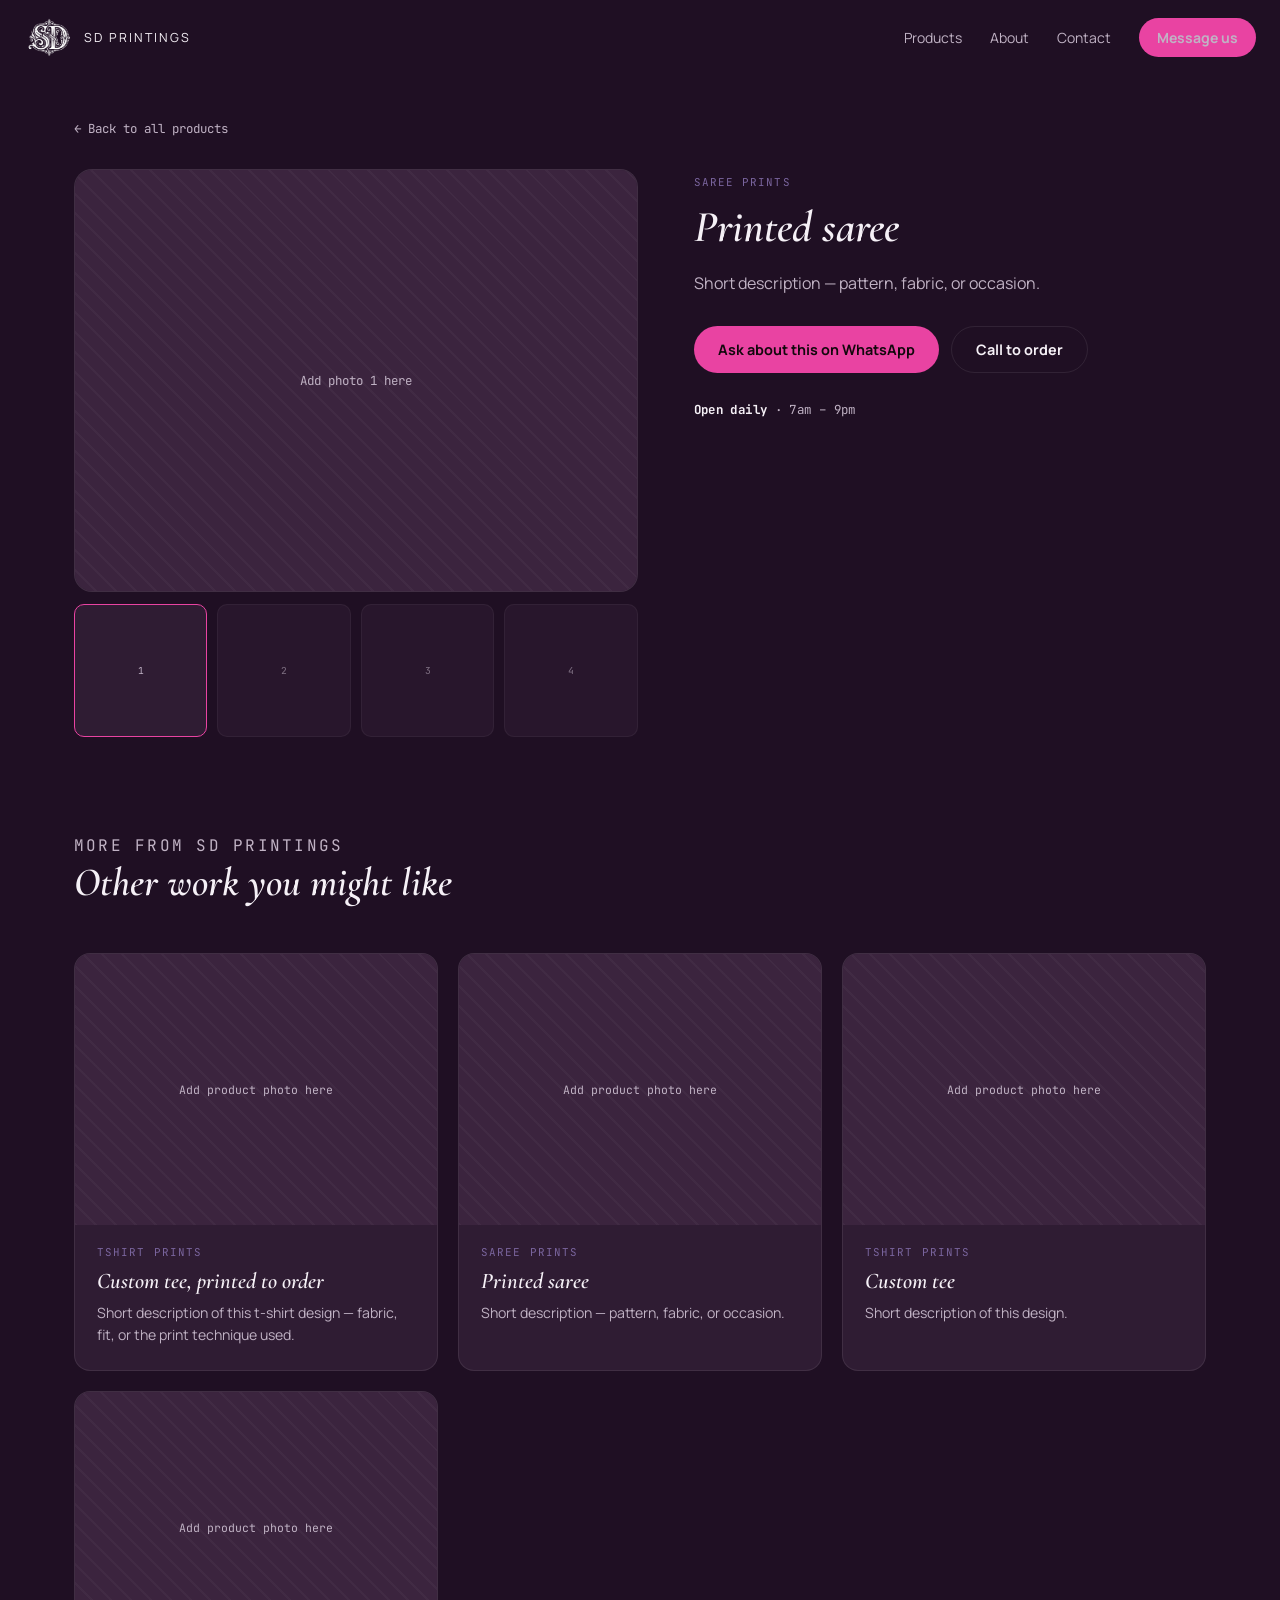
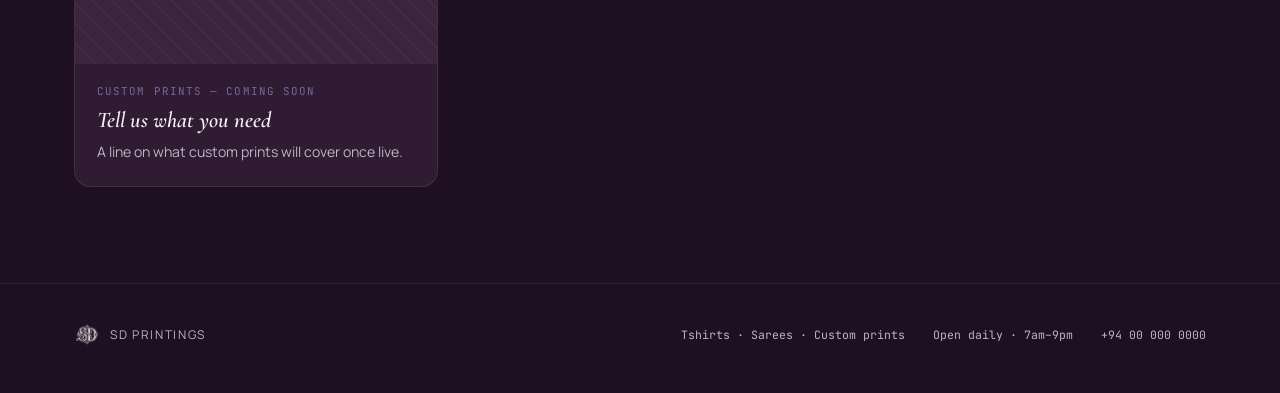
<file: products/saree-1.html>
<!DOCTYPE html>
<html lang="en">
<head>
<meta charset="UTF-8">
<meta name="viewport" content="width=device-width, initial-scale=1.0">
<title>Printed saree — SD Printings</title>
<link rel="icon" type="image/png" href="../assets/logo.png">
<link rel="preconnect" href="https://fonts.googleapis.com">
<link rel="preconnect" href="https://fonts.gstatic.com" crossorigin>
<link href="https://fonts.googleapis.com/css2?family=Cormorant+Garamond:ital,wght@1,600&family=Manrope:wght@400;500;700&family=JetBrains+Mono:wght@400;500&display=swap" rel="stylesheet">
<link rel="stylesheet" href="../assets/style.css">
<link rel="stylesheet" href="../assets/product.css">
</head>
<body>

<nav class="nav" id="nav">
  <a href="../index.html" class="nav-brand">
    <img class="nav-logo" src="../assets/logo.png" alt="">
    <span class="nav-name">SD Printings</span>
  </a>
  <div class="nav-links">
    <a href="../index.html#showcase">Products</a>
    <a href="../index.html#about">About</a>
    <a href="../index.html#contact">Contact</a>
    <!-- Replace with the real WhatsApp number -->
    <a class="nav-cta" href="https://wa.me/94000000000" target="_blank" rel="noopener">Message us</a>
  </div>
</nav>

<main>
  <section class="detail">
    <div class="wrap">
      <a class="back-link" href="../index.html#showcase">&larr; Back to all products</a>

      <div class="detail-layout">

        <!-- ================================================================
             GALLERY — add up to 4 photos of THIS product. Replace each
             placeholder <div class="slide"> with:
               <div class="slide active"><img src="../assets/saree-1-1.jpg" alt="..."></div>
             Keep "active" on the first slide only. Do the same for the
             matching thumbnail buttons below — each button's image should
             be a smaller/same copy of its slide.
             ================================================================ -->
        <div>
          <div class="gallery-main" id="galleryMain">
            <div class="slide active">
              <!-- // ADD PRODUCT PHOTO HERE (main view) -->
              Add photo 1 here
            </div>
            <div class="slide">
              <!-- // ADD PRODUCT PHOTO HERE (other angle) -->
              Add photo 2 here
            </div>
            <div class="slide">
              <!-- // ADD PRODUCT PHOTO HERE (detail/close-up) -->
              Add photo 3 here
            </div>
            <div class="slide">
              <!-- // ADD PRODUCT PHOTO HERE (in use / worn) -->
              Add photo 4 here
            </div>
          </div>
          <div class="gallery-thumbs" id="galleryThumbs">
            <button class="active" data-index="0" aria-label="Show photo 1">1</button>
            <button data-index="1" aria-label="Show photo 2">2</button>
            <button data-index="2" aria-label="Show photo 3">3</button>
            <button data-index="3" aria-label="Show photo 4">4</button>
          </div>
        </div>

        <!-- // UPDATE tag, title and description for this product -->
        <div class="detail-copy">
          <span class="product-tag">Saree prints</span>
          <h1>Printed saree</h1>
          <p class="detail-desc"><!-- // ADD PRODUCT DESCRIPTION HERE -->Short description — pattern, fabric, or occasion.</p>

          <div class="detail-actions">
            <!-- Replace with the real WhatsApp number -->
            <a class="btn btn-primary" href="https://wa.me/94000000000" target="_blank" rel="noopener">Ask about this on WhatsApp</a>
            <!-- Replace with the real phone number -->
            <a class="btn btn-ghost" href="tel:+94000000000">Call to order</a>
          </div>

          <p class="detail-note"><strong>Open daily</strong> · 7am – 9pm</p>
        </div>

      </div>
    </div>
  </section>

  <section class="related">
    <div class="wrap">
      <div class="section-head">
        <p class="eyebrow">More from SD Printings</p>
        <h2>Other work you might like</h2>
      </div>
      <div class="showcase-grid">
        <a class="product-card" href="tshirt-custom-tee.html">
          <div class="product-media">
            <!-- // ADD PRODUCT PHOTO HERE -->
            Add product photo here
          </div>
          <div class="product-body">
            <span class="product-tag">Tshirt prints</span>
            <h3 class="product-name">Custom tee, printed to order</h3>
            <p class="product-desc">Short description of this t-shirt design — fabric, fit, or the print technique used.</p>
          </div>
        </a>
        <a class="product-card" href="saree-2.html">
          <div class="product-media">
            <!-- // ADD PRODUCT PHOTO HERE -->
            Add product photo here
          </div>
          <div class="product-body">
            <span class="product-tag">Saree prints</span>
            <h3 class="product-name">Printed saree</h3>
            <p class="product-desc">Short description — pattern, fabric, or occasion.</p>
          </div>
        </a>
        <a class="product-card" href="tshirt-graphic-tee.html">
          <div class="product-media">
            <!-- // ADD PRODUCT PHOTO HERE -->
            Add product photo here
          </div>
          <div class="product-body">
            <span class="product-tag">Tshirt prints</span>
            <h3 class="product-name">Custom tee</h3>
            <p class="product-desc">Short description of this design.</p>
          </div>
        </a>
        <a class="product-card" href="custom-prints.html">
          <div class="product-media">
            <!-- // ADD PRODUCT PHOTO HERE -->
            Add product photo here
          </div>
          <div class="product-body">
            <span class="product-tag">Custom prints — coming soon</span>
            <h3 class="product-name">Tell us what you need</h3>
            <p class="product-desc">A line on what custom prints will cover once live.</p>
          </div>
        </a>
      </div>
    </div>
  </section>
</main>

<footer>
  <div class="wrap footer-inner">
    <div class="footer-brand">
      <img class="footer-logo" src="../assets/logo.png" alt="">
      <span class="footer-name">SD Printings</span>
    </div>
    <div class="footer-meta">
      <span>Tshirts · Sarees · Custom prints</span>
      <span>Open daily · 7am–9pm</span>
      <!-- // REPLACE with real number -->
      <a href="tel:+94000000000">+94 00 000 0000</a>
    </div>
  </div>
</footer>

<script>
  const nav = document.getElementById('nav');
  const onNavScroll = () => {
    if (window.scrollY > 40) nav.classList.add('scrolled');
    else nav.classList.remove('scrolled');
  };
  onNavScroll();
  window.addEventListener('scroll', onNavScroll, { passive: true });

  // Thumbnail gallery — click a thumbnail to swap the main photo.
  const main = document.getElementById('galleryMain');
  const thumbs = document.getElementById('galleryThumbs');
  if (main && thumbs) {
    const slides = main.querySelectorAll('.slide');
    const buttons = thumbs.querySelectorAll('button');
    buttons.forEach((btn) => {
      btn.addEventListener('click', () => {
        const i = Number(btn.dataset.index);
        slides.forEach((s, idx) => s.classList.toggle('active', idx === i));
        buttons.forEach((b, idx) => b.classList.toggle('active', idx === i));
      });
    });
  }
</script>

</body>
</html>
</file>
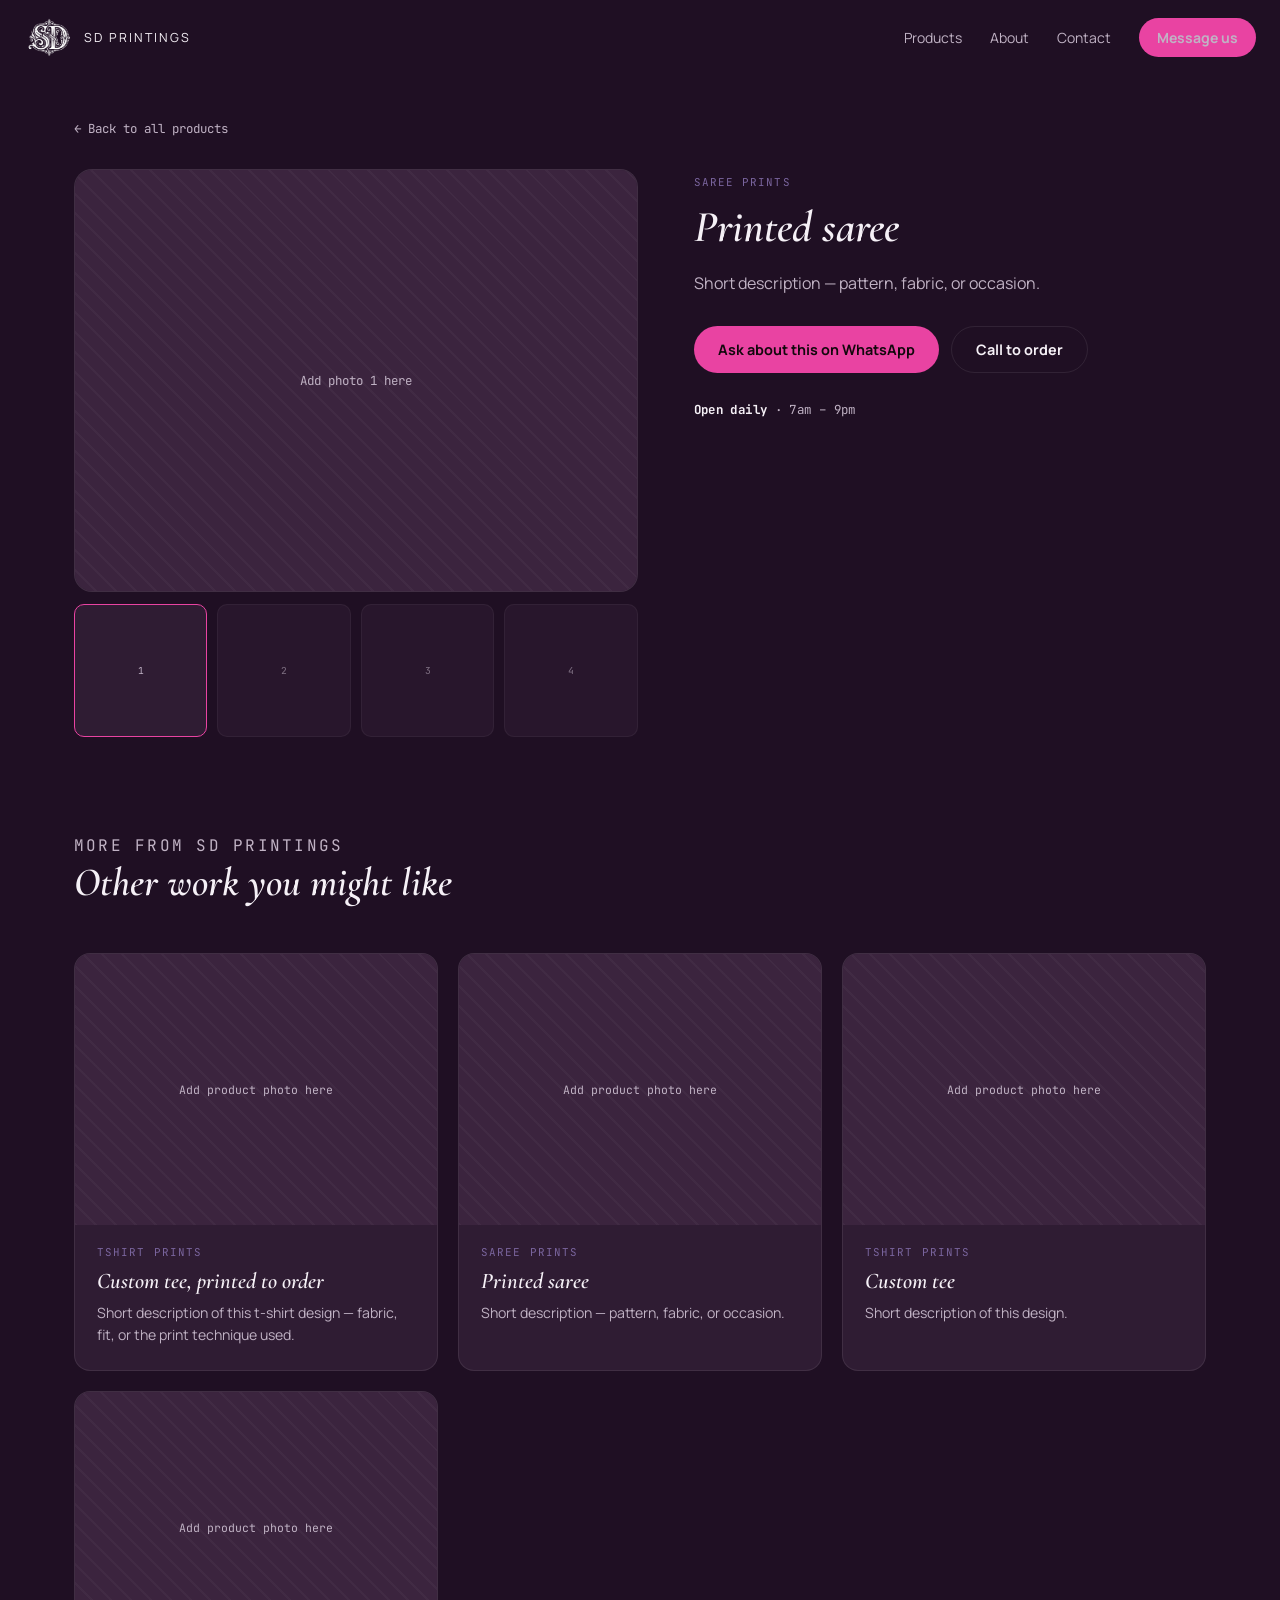
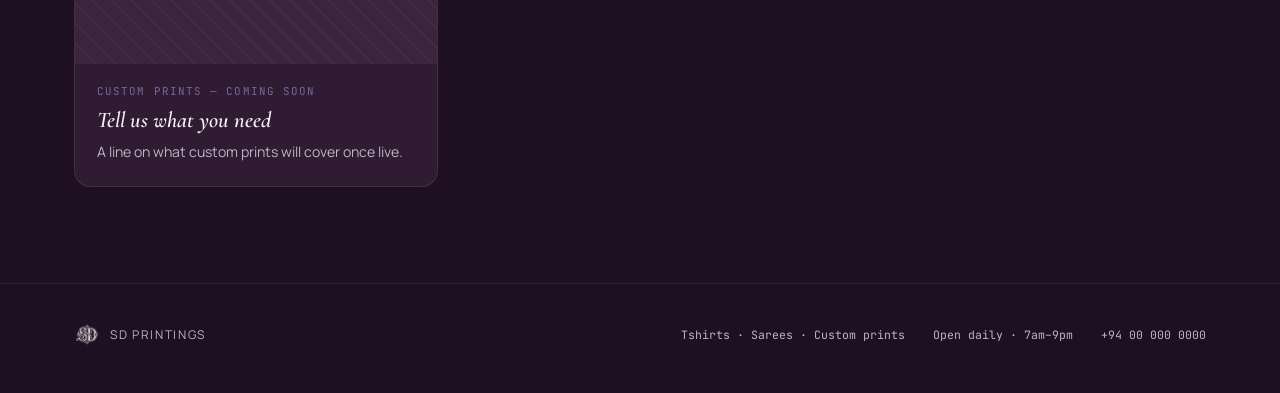
<file: products/saree-2.html>
<!DOCTYPE html>
<html lang="en">
<head>
<meta charset="UTF-8">
<meta name="viewport" content="width=device-width, initial-scale=1.0">
<title>Printed saree — SD Printings</title>
<link rel="icon" type="image/png" href="../assets/logo.png">
<link rel="preconnect" href="https://fonts.googleapis.com">
<link rel="preconnect" href="https://fonts.gstatic.com" crossorigin>
<link href="https://fonts.googleapis.com/css2?family=Cormorant+Garamond:ital,wght@1,600&family=Manrope:wght@400;500;700&family=JetBrains+Mono:wght@400;500&display=swap" rel="stylesheet">
<link rel="stylesheet" href="../assets/style.css">
<link rel="stylesheet" href="../assets/product.css">
</head>
<body>

<nav class="nav" id="nav">
  <a href="../index.html" class="nav-brand">
    <img class="nav-logo" src="../assets/logo.png" alt="">
    <span class="nav-name">SD Printings</span>
  </a>
  <div class="nav-links">
    <a href="../index.html#showcase">Products</a>
    <a href="../index.html#about">About</a>
    <a href="../index.html#contact">Contact</a>
    <!-- Replace with the real WhatsApp number -->
    <a class="nav-cta" href="https://wa.me/94000000000" target="_blank" rel="noopener">Message us</a>
  </div>
</nav>

<main>
  <section class="detail">
    <div class="wrap">
      <a class="back-link" href="../index.html#showcase">&larr; Back to all products</a>

      <div class="detail-layout">

        <!-- ================================================================
             GALLERY — add up to 4 photos of THIS product. Replace each
             placeholder <div class="slide"> with:
               <div class="slide active"><img src="../assets/saree-2-1.jpg" alt="..."></div>
             Keep "active" on the first slide only. Do the same for the
             matching thumbnail buttons below — each button's image should
             be a smaller/same copy of its slide.
             ================================================================ -->
        <div>
          <div class="gallery-main" id="galleryMain">
            <div class="slide active">
              <!-- // ADD PRODUCT PHOTO HERE (main view) -->
              Add photo 1 here
            </div>
            <div class="slide">
              <!-- // ADD PRODUCT PHOTO HERE (other angle) -->
              Add photo 2 here
            </div>
            <div class="slide">
              <!-- // ADD PRODUCT PHOTO HERE (detail/close-up) -->
              Add photo 3 here
            </div>
            <div class="slide">
              <!-- // ADD PRODUCT PHOTO HERE (in use / worn) -->
              Add photo 4 here
            </div>
          </div>
          <div class="gallery-thumbs" id="galleryThumbs">
            <button class="active" data-index="0" aria-label="Show photo 1">1</button>
            <button data-index="1" aria-label="Show photo 2">2</button>
            <button data-index="2" aria-label="Show photo 3">3</button>
            <button data-index="3" aria-label="Show photo 4">4</button>
          </div>
        </div>

        <!-- // UPDATE tag, title and description for this product -->
        <div class="detail-copy">
          <span class="product-tag">Saree prints</span>
          <h1>Printed saree</h1>
          <p class="detail-desc"><!-- // ADD PRODUCT DESCRIPTION HERE -->Short description — pattern, fabric, or occasion.</p>

          <div class="detail-actions">
            <!-- Replace with the real WhatsApp number -->
            <a class="btn btn-primary" href="https://wa.me/94000000000" target="_blank" rel="noopener">Ask about this on WhatsApp</a>
            <!-- Replace with the real phone number -->
            <a class="btn btn-ghost" href="tel:+94000000000">Call to order</a>
          </div>

          <p class="detail-note"><strong>Open daily</strong> · 7am – 9pm</p>
        </div>

      </div>
    </div>
  </section>

  <section class="related">
    <div class="wrap">
      <div class="section-head">
        <p class="eyebrow">More from SD Printings</p>
        <h2>Other work you might like</h2>
      </div>
      <div class="showcase-grid">
        <a class="product-card" href="tshirt-custom-tee.html">
          <div class="product-media">
            <!-- // ADD PRODUCT PHOTO HERE -->
            Add product photo here
          </div>
          <div class="product-body">
            <span class="product-tag">Tshirt prints</span>
            <h3 class="product-name">Custom tee, printed to order</h3>
            <p class="product-desc">Short description of this t-shirt design — fabric, fit, or the print technique used.</p>
          </div>
        </a>
        <a class="product-card" href="saree-1.html">
          <div class="product-media">
            <!-- // ADD PRODUCT PHOTO HERE -->
            Add product photo here
          </div>
          <div class="product-body">
            <span class="product-tag">Saree prints</span>
            <h3 class="product-name">Printed saree</h3>
            <p class="product-desc">Short description — pattern, fabric, or occasion.</p>
          </div>
        </a>
        <a class="product-card" href="tshirt-graphic-tee.html">
          <div class="product-media">
            <!-- // ADD PRODUCT PHOTO HERE -->
            Add product photo here
          </div>
          <div class="product-body">
            <span class="product-tag">Tshirt prints</span>
            <h3 class="product-name">Custom tee</h3>
            <p class="product-desc">Short description of this design.</p>
          </div>
        </a>
        <a class="product-card" href="custom-prints.html">
          <div class="product-media">
            <!-- // ADD PRODUCT PHOTO HERE -->
            Add product photo here
          </div>
          <div class="product-body">
            <span class="product-tag">Custom prints — coming soon</span>
            <h3 class="product-name">Tell us what you need</h3>
            <p class="product-desc">A line on what custom prints will cover once live.</p>
          </div>
        </a>
      </div>
    </div>
  </section>
</main>

<footer>
  <div class="wrap footer-inner">
    <div class="footer-brand">
      <img class="footer-logo" src="../assets/logo.png" alt="">
      <span class="footer-name">SD Printings</span>
    </div>
    <div class="footer-meta">
      <span>Tshirts · Sarees · Custom prints</span>
      <span>Open daily · 7am–9pm</span>
      <!-- // REPLACE with real number -->
      <a href="tel:+94000000000">+94 00 000 0000</a>
    </div>
  </div>
</footer>

<script>
  const nav = document.getElementById('nav');
  const onNavScroll = () => {
    if (window.scrollY > 40) nav.classList.add('scrolled');
    else nav.classList.remove('scrolled');
  };
  onNavScroll();
  window.addEventListener('scroll', onNavScroll, { passive: true });

  // Thumbnail gallery — click a thumbnail to swap the main photo.
  const main = document.getElementById('galleryMain');
  const thumbs = document.getElementById('galleryThumbs');
  if (main && thumbs) {
    const slides = main.querySelectorAll('.slide');
    const buttons = thumbs.querySelectorAll('button');
    buttons.forEach((btn) => {
      btn.addEventListener('click', () => {
        const i = Number(btn.dataset.index);
        slides.forEach((s, idx) => s.classList.toggle('active', idx === i));
        buttons.forEach((b, idx) => b.classList.toggle('active', idx === i));
      });
    });
  }
</script>

</body>
</html>
</file>
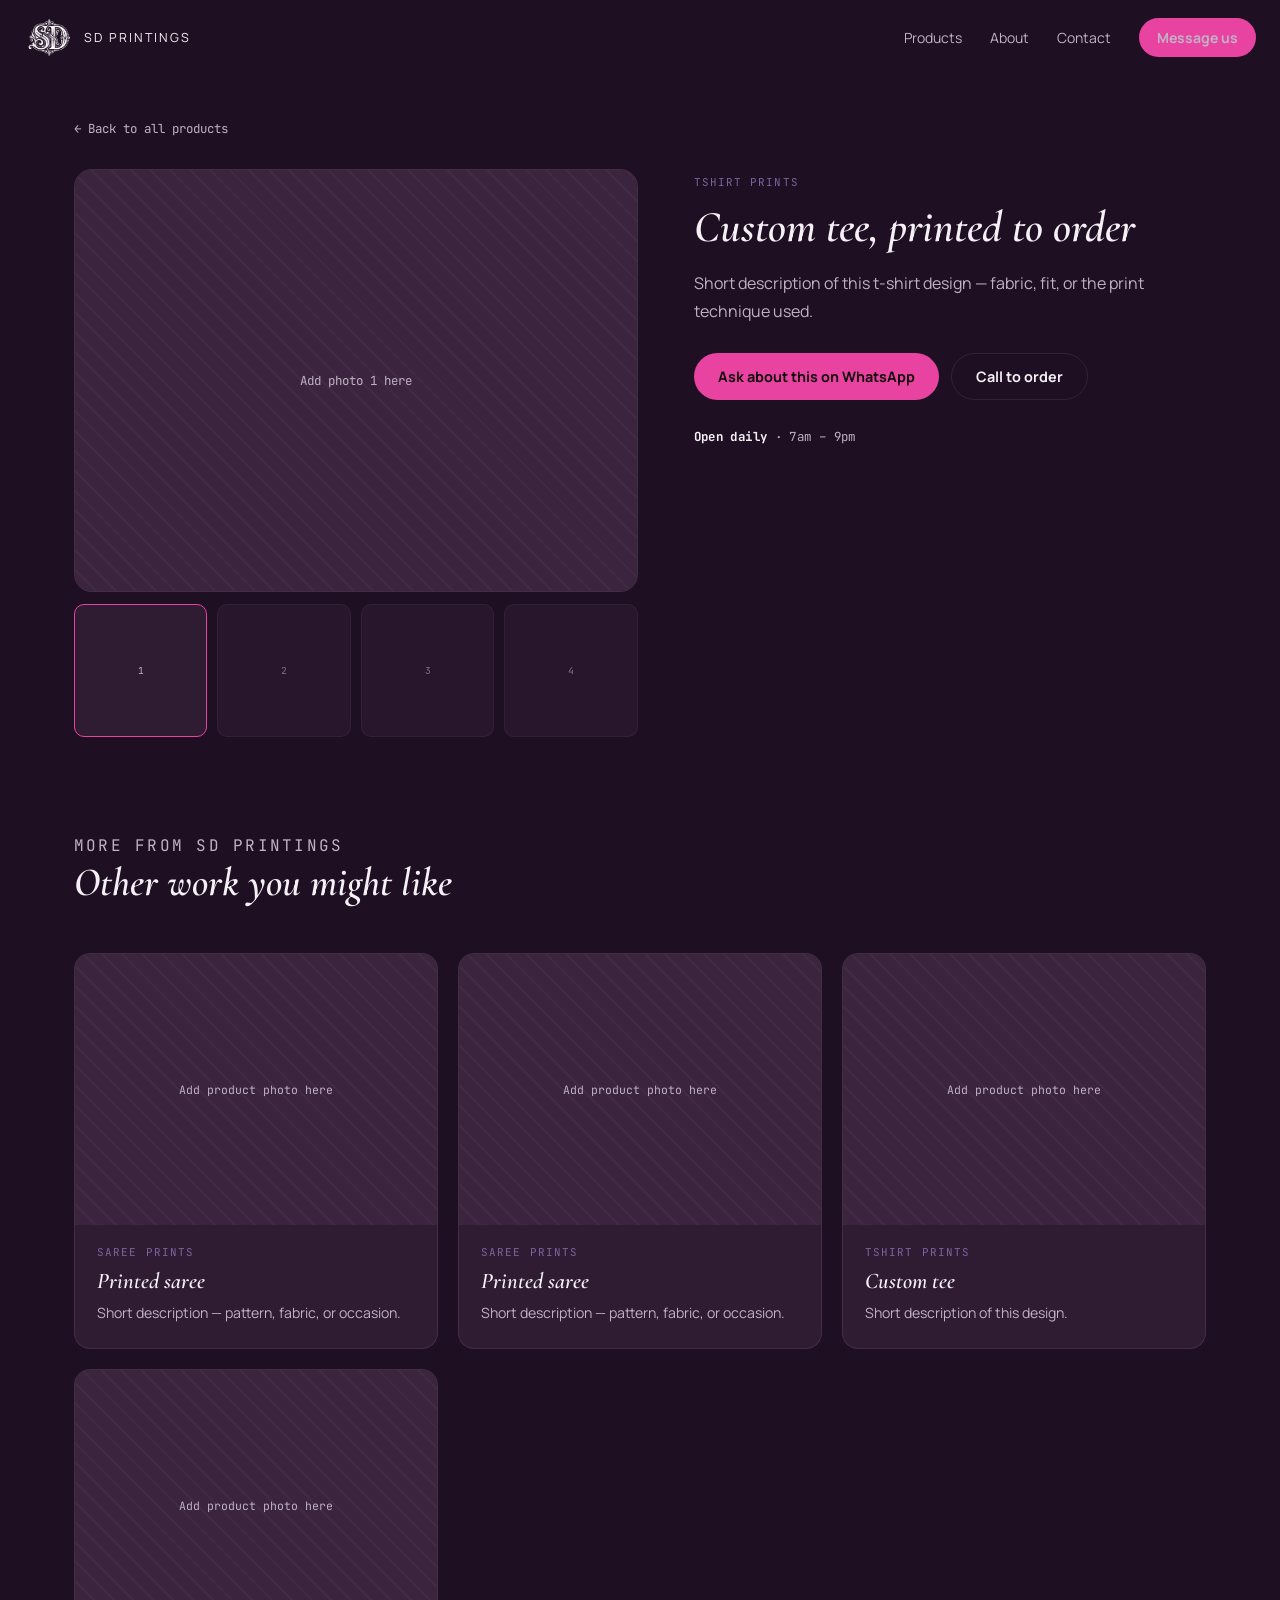
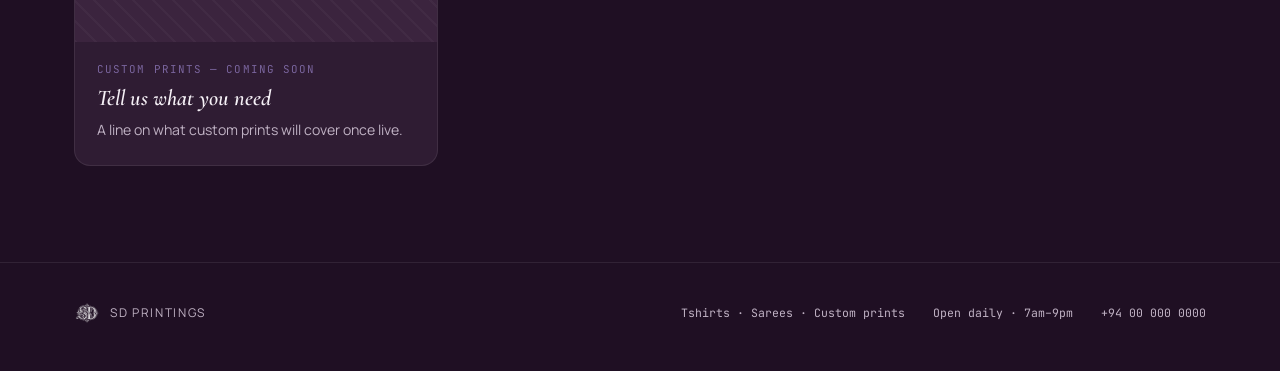
<file: products/tshirt-custom-tee.html>
<!DOCTYPE html>
<html lang="en">
<head>
<meta charset="UTF-8">
<meta name="viewport" content="width=device-width, initial-scale=1.0">
<title>Custom tee, printed to order — SD Printings</title>
<link rel="icon" type="image/png" href="../assets/logo.png">
<link rel="preconnect" href="https://fonts.googleapis.com">
<link rel="preconnect" href="https://fonts.gstatic.com" crossorigin>
<link href="https://fonts.googleapis.com/css2?family=Cormorant+Garamond:ital,wght@1,600&family=Manrope:wght@400;500;700&family=JetBrains+Mono:wght@400;500&display=swap" rel="stylesheet">
<link rel="stylesheet" href="../assets/style.css">
<link rel="stylesheet" href="../assets/product.css">
</head>
<body>

<nav class="nav" id="nav">
  <a href="../index.html" class="nav-brand">
    <img class="nav-logo" src="../assets/logo.png" alt="">
    <span class="nav-name">SD Printings</span>
  </a>
  <div class="nav-links">
    <a href="../index.html#showcase">Products</a>
    <a href="../index.html#about">About</a>
    <a href="../index.html#contact">Contact</a>
    <!-- Replace with the real WhatsApp number -->
    <a class="nav-cta" href="https://wa.me/94000000000" target="_blank" rel="noopener">Message us</a>
  </div>
</nav>

<main>
  <section class="detail">
    <div class="wrap">
      <a class="back-link" href="../index.html#showcase">&larr; Back to all products</a>

      <div class="detail-layout">

        <!-- ================================================================
             GALLERY — add up to 4 photos of THIS product. Replace each
             placeholder <div class="slide"> with:
               <div class="slide active"><img src="../assets/tshirt-custom-tee-1.jpg" alt="..."></div>
             Keep "active" on the first slide only. Do the same for the
             matching thumbnail buttons below — each button's image should
             be a smaller/same copy of its slide.
             ================================================================ -->
        <div>
          <div class="gallery-main" id="galleryMain">
            <div class="slide active">
              <!-- // ADD PRODUCT PHOTO HERE (main view) -->
              Add photo 1 here
            </div>
            <div class="slide">
              <!-- // ADD PRODUCT PHOTO HERE (other angle) -->
              Add photo 2 here
            </div>
            <div class="slide">
              <!-- // ADD PRODUCT PHOTO HERE (detail/close-up) -->
              Add photo 3 here
            </div>
            <div class="slide">
              <!-- // ADD PRODUCT PHOTO HERE (in use / worn) -->
              Add photo 4 here
            </div>
          </div>
          <div class="gallery-thumbs" id="galleryThumbs">
            <button class="active" data-index="0" aria-label="Show photo 1">1</button>
            <button data-index="1" aria-label="Show photo 2">2</button>
            <button data-index="2" aria-label="Show photo 3">3</button>
            <button data-index="3" aria-label="Show photo 4">4</button>
          </div>
        </div>

        <!-- // UPDATE tag, title and description for this product -->
        <div class="detail-copy">
          <span class="product-tag">Tshirt prints</span>
          <h1>Custom tee, printed to order</h1>
          <p class="detail-desc"><!-- // ADD PRODUCT DESCRIPTION HERE -->Short description of this t-shirt design — fabric, fit, or the print technique used.</p>

          <div class="detail-actions">
            <!-- Replace with the real WhatsApp number -->
            <a class="btn btn-primary" href="https://wa.me/94000000000" target="_blank" rel="noopener">Ask about this on WhatsApp</a>
            <!-- Replace with the real phone number -->
            <a class="btn btn-ghost" href="tel:+94000000000">Call to order</a>
          </div>

          <p class="detail-note"><strong>Open daily</strong> · 7am – 9pm</p>
        </div>

      </div>
    </div>
  </section>

  <section class="related">
    <div class="wrap">
      <div class="section-head">
        <p class="eyebrow">More from SD Printings</p>
        <h2>Other work you might like</h2>
      </div>
      <div class="showcase-grid">
        <a class="product-card" href="saree-1.html">
          <div class="product-media">
            <!-- // ADD PRODUCT PHOTO HERE -->
            Add product photo here
          </div>
          <div class="product-body">
            <span class="product-tag">Saree prints</span>
            <h3 class="product-name">Printed saree</h3>
            <p class="product-desc">Short description — pattern, fabric, or occasion.</p>
          </div>
        </a>
        <a class="product-card" href="saree-2.html">
          <div class="product-media">
            <!-- // ADD PRODUCT PHOTO HERE -->
            Add product photo here
          </div>
          <div class="product-body">
            <span class="product-tag">Saree prints</span>
            <h3 class="product-name">Printed saree</h3>
            <p class="product-desc">Short description — pattern, fabric, or occasion.</p>
          </div>
        </a>
        <a class="product-card" href="tshirt-graphic-tee.html">
          <div class="product-media">
            <!-- // ADD PRODUCT PHOTO HERE -->
            Add product photo here
          </div>
          <div class="product-body">
            <span class="product-tag">Tshirt prints</span>
            <h3 class="product-name">Custom tee</h3>
            <p class="product-desc">Short description of this design.</p>
          </div>
        </a>
        <a class="product-card" href="custom-prints.html">
          <div class="product-media">
            <!-- // ADD PRODUCT PHOTO HERE -->
            Add product photo here
          </div>
          <div class="product-body">
            <span class="product-tag">Custom prints — coming soon</span>
            <h3 class="product-name">Tell us what you need</h3>
            <p class="product-desc">A line on what custom prints will cover once live.</p>
          </div>
        </a>
      </div>
    </div>
  </section>
</main>

<footer>
  <div class="wrap footer-inner">
    <div class="footer-brand">
      <img class="footer-logo" src="../assets/logo.png" alt="">
      <span class="footer-name">SD Printings</span>
    </div>
    <div class="footer-meta">
      <span>Tshirts · Sarees · Custom prints</span>
      <span>Open daily · 7am–9pm</span>
      <!-- // REPLACE with real number -->
      <a href="tel:+94000000000">+94 00 000 0000</a>
    </div>
  </div>
</footer>

<script>
  const nav = document.getElementById('nav');
  const onNavScroll = () => {
    if (window.scrollY > 40) nav.classList.add('scrolled');
    else nav.classList.remove('scrolled');
  };
  onNavScroll();
  window.addEventListener('scroll', onNavScroll, { passive: true });

  // Thumbnail gallery — click a thumbnail to swap the main photo.
  const main = document.getElementById('galleryMain');
  const thumbs = document.getElementById('galleryThumbs');
  if (main && thumbs) {
    const slides = main.querySelectorAll('.slide');
    const buttons = thumbs.querySelectorAll('button');
    buttons.forEach((btn) => {
      btn.addEventListener('click', () => {
        const i = Number(btn.dataset.index);
        slides.forEach((s, idx) => s.classList.toggle('active', idx === i));
        buttons.forEach((b, idx) => b.classList.toggle('active', idx === i));
      });
    });
  }
</script>

</body>
</html>
</file>
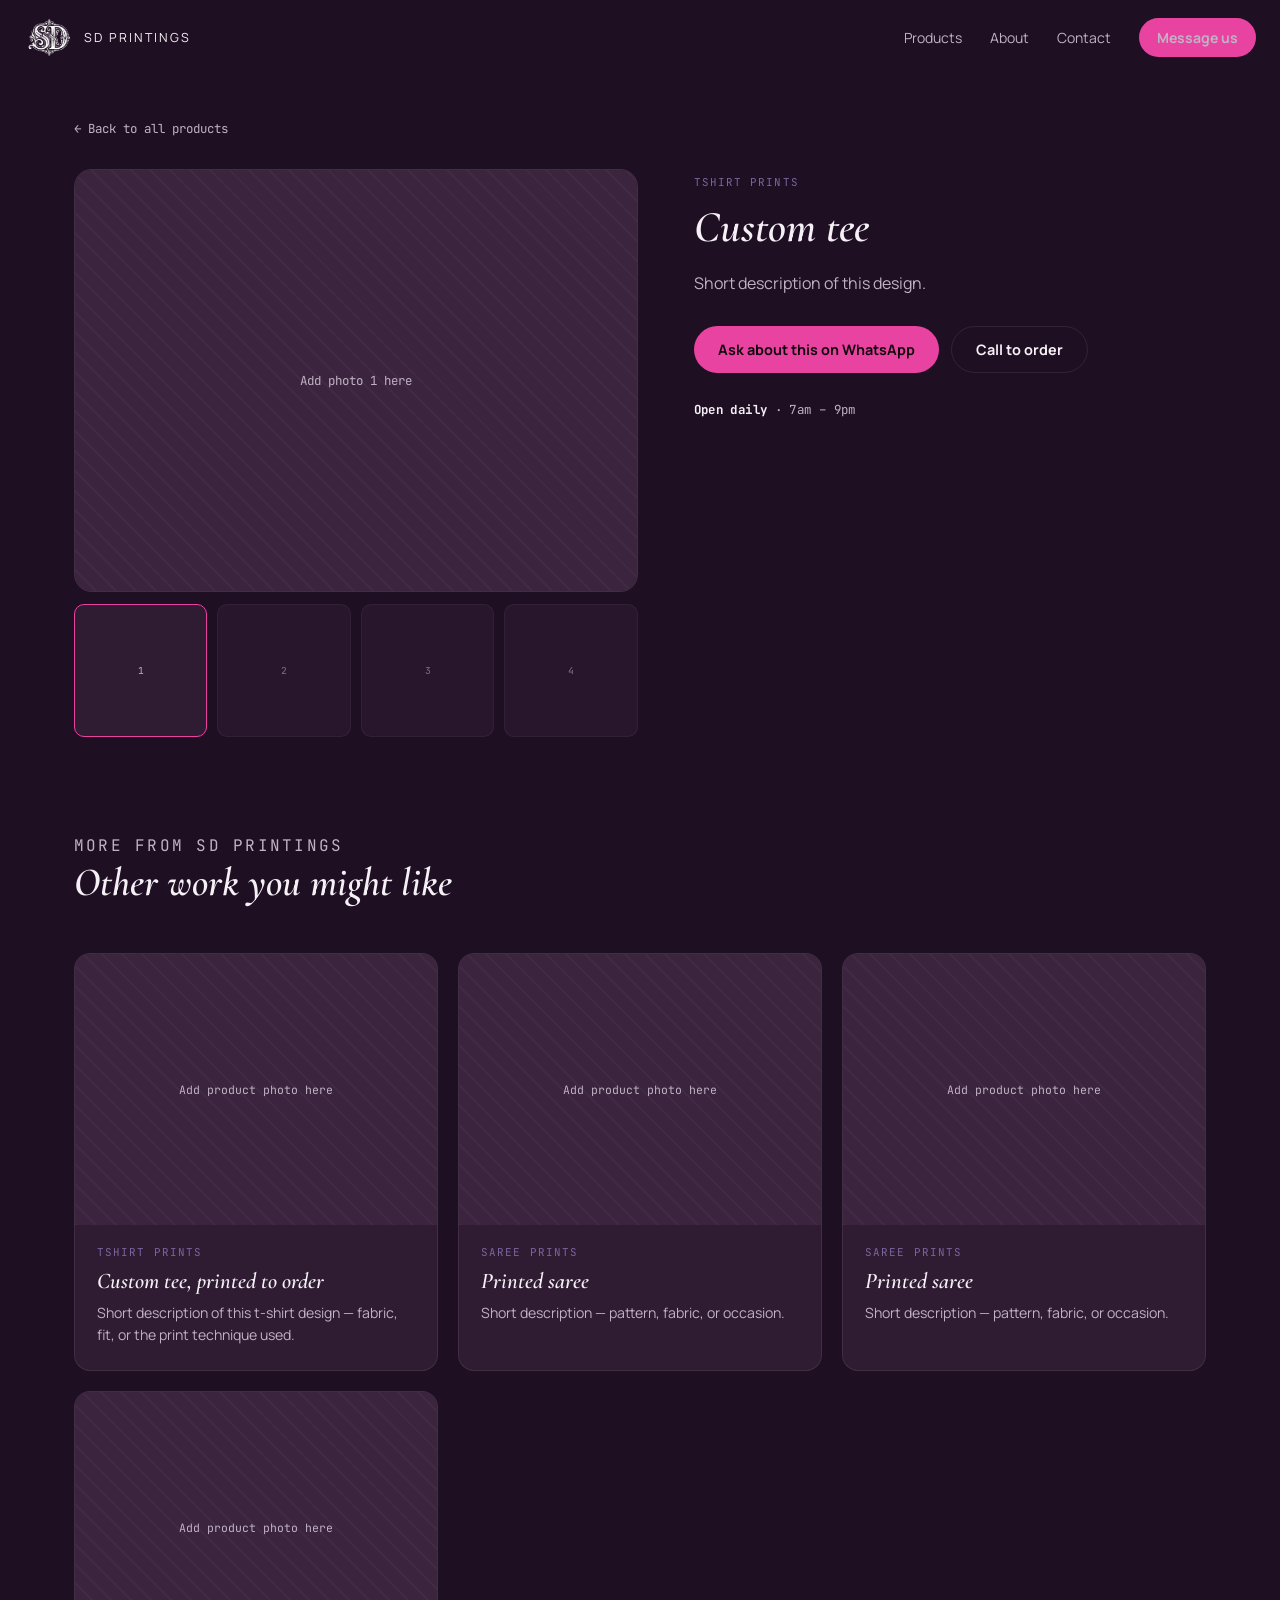
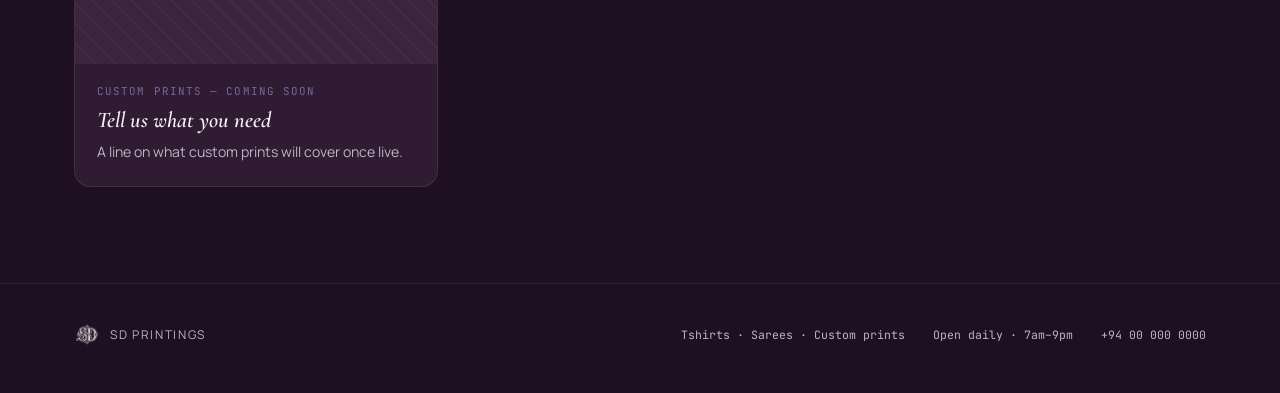
<file: products/tshirt-graphic-tee.html>
<!DOCTYPE html>
<html lang="en">
<head>
<meta charset="UTF-8">
<meta name="viewport" content="width=device-width, initial-scale=1.0">
<title>Custom tee — SD Printings</title>
<link rel="icon" type="image/png" href="../assets/logo.png">
<link rel="preconnect" href="https://fonts.googleapis.com">
<link rel="preconnect" href="https://fonts.gstatic.com" crossorigin>
<link href="https://fonts.googleapis.com/css2?family=Cormorant+Garamond:ital,wght@1,600&family=Manrope:wght@400;500;700&family=JetBrains+Mono:wght@400;500&display=swap" rel="stylesheet">
<link rel="stylesheet" href="../assets/style.css">
<link rel="stylesheet" href="../assets/product.css">
</head>
<body>

<nav class="nav" id="nav">
  <a href="../index.html" class="nav-brand">
    <img class="nav-logo" src="../assets/logo.png" alt="">
    <span class="nav-name">SD Printings</span>
  </a>
  <div class="nav-links">
    <a href="../index.html#showcase">Products</a>
    <a href="../index.html#about">About</a>
    <a href="../index.html#contact">Contact</a>
    <!-- Replace with the real WhatsApp number -->
    <a class="nav-cta" href="https://wa.me/94000000000" target="_blank" rel="noopener">Message us</a>
  </div>
</nav>

<main>
  <section class="detail">
    <div class="wrap">
      <a class="back-link" href="../index.html#showcase">&larr; Back to all products</a>

      <div class="detail-layout">

        <!-- ================================================================
             GALLERY — add up to 4 photos of THIS product. Replace each
             placeholder <div class="slide"> with:
               <div class="slide active"><img src="../assets/tshirt-graphic-tee-1.jpg" alt="..."></div>
             Keep "active" on the first slide only. Do the same for the
             matching thumbnail buttons below — each button's image should
             be a smaller/same copy of its slide.
             ================================================================ -->
        <div>
          <div class="gallery-main" id="galleryMain">
            <div class="slide active">
              <!-- // ADD PRODUCT PHOTO HERE (main view) -->
              Add photo 1 here
            </div>
            <div class="slide">
              <!-- // ADD PRODUCT PHOTO HERE (other angle) -->
              Add photo 2 here
            </div>
            <div class="slide">
              <!-- // ADD PRODUCT PHOTO HERE (detail/close-up) -->
              Add photo 3 here
            </div>
            <div class="slide">
              <!-- // ADD PRODUCT PHOTO HERE (in use / worn) -->
              Add photo 4 here
            </div>
          </div>
          <div class="gallery-thumbs" id="galleryThumbs">
            <button class="active" data-index="0" aria-label="Show photo 1">1</button>
            <button data-index="1" aria-label="Show photo 2">2</button>
            <button data-index="2" aria-label="Show photo 3">3</button>
            <button data-index="3" aria-label="Show photo 4">4</button>
          </div>
        </div>

        <!-- // UPDATE tag, title and description for this product -->
        <div class="detail-copy">
          <span class="product-tag">Tshirt prints</span>
          <h1>Custom tee</h1>
          <p class="detail-desc"><!-- // ADD PRODUCT DESCRIPTION HERE -->Short description of this design.</p>

          <div class="detail-actions">
            <!-- Replace with the real WhatsApp number -->
            <a class="btn btn-primary" href="https://wa.me/94000000000" target="_blank" rel="noopener">Ask about this on WhatsApp</a>
            <!-- Replace with the real phone number -->
            <a class="btn btn-ghost" href="tel:+94000000000">Call to order</a>
          </div>

          <p class="detail-note"><strong>Open daily</strong> · 7am – 9pm</p>
        </div>

      </div>
    </div>
  </section>

  <section class="related">
    <div class="wrap">
      <div class="section-head">
        <p class="eyebrow">More from SD Printings</p>
        <h2>Other work you might like</h2>
      </div>
      <div class="showcase-grid">
        <a class="product-card" href="tshirt-custom-tee.html">
          <div class="product-media">
            <!-- // ADD PRODUCT PHOTO HERE -->
            Add product photo here
          </div>
          <div class="product-body">
            <span class="product-tag">Tshirt prints</span>
            <h3 class="product-name">Custom tee, printed to order</h3>
            <p class="product-desc">Short description of this t-shirt design — fabric, fit, or the print technique used.</p>
          </div>
        </a>
        <a class="product-card" href="saree-1.html">
          <div class="product-media">
            <!-- // ADD PRODUCT PHOTO HERE -->
            Add product photo here
          </div>
          <div class="product-body">
            <span class="product-tag">Saree prints</span>
            <h3 class="product-name">Printed saree</h3>
            <p class="product-desc">Short description — pattern, fabric, or occasion.</p>
          </div>
        </a>
        <a class="product-card" href="saree-2.html">
          <div class="product-media">
            <!-- // ADD PRODUCT PHOTO HERE -->
            Add product photo here
          </div>
          <div class="product-body">
            <span class="product-tag">Saree prints</span>
            <h3 class="product-name">Printed saree</h3>
            <p class="product-desc">Short description — pattern, fabric, or occasion.</p>
          </div>
        </a>
        <a class="product-card" href="custom-prints.html">
          <div class="product-media">
            <!-- // ADD PRODUCT PHOTO HERE -->
            Add product photo here
          </div>
          <div class="product-body">
            <span class="product-tag">Custom prints — coming soon</span>
            <h3 class="product-name">Tell us what you need</h3>
            <p class="product-desc">A line on what custom prints will cover once live.</p>
          </div>
        </a>
      </div>
    </div>
  </section>
</main>

<footer>
  <div class="wrap footer-inner">
    <div class="footer-brand">
      <img class="footer-logo" src="../assets/logo.png" alt="">
      <span class="footer-name">SD Printings</span>
    </div>
    <div class="footer-meta">
      <span>Tshirts · Sarees · Custom prints</span>
      <span>Open daily · 7am–9pm</span>
      <!-- // REPLACE with real number -->
      <a href="tel:+94000000000">+94 00 000 0000</a>
    </div>
  </div>
</footer>

<script>
  const nav = document.getElementById('nav');
  const onNavScroll = () => {
    if (window.scrollY > 40) nav.classList.add('scrolled');
    else nav.classList.remove('scrolled');
  };
  onNavScroll();
  window.addEventListener('scroll', onNavScroll, { passive: true });

  // Thumbnail gallery — click a thumbnail to swap the main photo.
  const main = document.getElementById('galleryMain');
  const thumbs = document.getElementById('galleryThumbs');
  if (main && thumbs) {
    const slides = main.querySelectorAll('.slide');
    const buttons = thumbs.querySelectorAll('button');
    buttons.forEach((btn) => {
      btn.addEventListener('click', () => {
        const i = Number(btn.dataset.index);
        slides.forEach((s, idx) => s.classList.toggle('active', idx === i));
        buttons.forEach((b, idx) => b.classList.toggle('active', idx === i));
      });
    });
  }
</script>

</body>
</html>
</file>
<file: assets/style.css>
/* SD Printings — shared styles (nav, buttons, footer, base tokens)
   Used by index.html and every page in /products/. Page-specific
   styles (hero, gallery, showcase grid, etc.) live inline in each page. */

:root {
  --bg: oklch(20% 0.045 320);
  --surface: oklch(26% 0.05 320);
  --surface-raised: oklch(30% 0.055 322);
  --ink: oklch(96% 0.01 320);
  --ink-muted: oklch(78% 0.03 320);
  --accent: oklch(65% 0.22 350);
  --violet-quiet: oklch(55% 0.09 300);
  --border: oklch(100% 0 0 / 8%);
}

* { box-sizing: border-box; }
html { scroll-behavior: smooth; }
html, body { margin: 0; }

body {
  background: var(--bg);
  color: var(--ink);
  font-family: 'Manrope', sans-serif;
  -webkit-font-smoothing: antialiased;
}

img { max-width: 100%; display: block; }
a { color: inherit; }

.wrap {
  max-width: 1180px;
  margin: 0 auto;
  padding: 0 24px;
}

/* ===== Nav ===== */
.nav {
  position: sticky;
  top: 0;
  z-index: 50;
  padding: 18px 24px;
  display: flex;
  align-items: center;
  justify-content: space-between;
  background: oklch(20% 0.045 320 / 0);
  backdrop-filter: blur(0px);
  transition: background 0.3s ease, backdrop-filter 0.3s ease, border-color 0.3s ease;
  border-bottom: 1px solid transparent;
}
.nav.scrolled {
  background: oklch(20% 0.045 320 / 0.92);
  backdrop-filter: blur(10px);
  border-bottom: 1px solid var(--border);
}
.nav-brand {
  display: flex;
  align-items: center;
  gap: 10px;
  text-decoration: none;
}
.nav-logo { width: 50px; height: auto; filter: invert(1) brightness(1.4); }
.nav-name {
  font-size: 0.78rem;
  letter-spacing: 0.16em;
  text-transform: uppercase;
  color: var(--ink);
}
.nav-links {
  display: flex;
  align-items: center;
  gap: 28px;
}
.nav-links a {
  font-size: 0.875rem;
  text-decoration: none;
  color: var(--ink-muted);
  transition: color 0.2s ease;
}
.nav-links a:hover, .nav-links a:focus-visible { color: var(--ink); }
.nav-cta {
  display: inline-flex;
  align-items: center;
  gap: 8px;
  background: var(--accent);
  color: oklch(15% 0.02 350);
  font-weight: 700;
  font-size: 0.8rem;
  padding: 10px 18px;
  border-radius: 100px;
  text-decoration: none;
  white-space: nowrap;
  transition: transform 0.15s ease, box-shadow 0.15s ease;
}
.nav-cta:hover, .nav-cta:focus-visible {
  transform: translateY(-1px);
  box-shadow: 0 6px 20px oklch(65% 0.22 350 / 0.35);
}
@media (max-width: 720px) {
  .nav-links a:not(.nav-cta) { display: none; }
}
@media (max-width: 400px) {
  .nav { padding: 14px 16px; }
  .nav-name { display: none; }
  .nav-cta { padding: 9px 14px; font-size: 0.75rem; }
}

/* ===== Buttons ===== */
.btn {
  display: inline-flex;
  align-items: center;
  gap: 8px;
  padding: 13px 24px;
  border-radius: 100px;
  text-decoration: none;
  font-size: 0.9rem;
  font-weight: 700;
  border: none;
  cursor: pointer;
  transition: transform 0.15s ease, box-shadow 0.15s ease, background 0.15s ease;
  font-family: 'Manrope', sans-serif;
}
.btn-primary {
  background: var(--accent);
  color: oklch(15% 0.02 350);
}
.btn-primary:hover, .btn-primary:focus-visible {
  transform: translateY(-1px);
  box-shadow: 0 6px 20px oklch(65% 0.22 350 / 0.35);
}
.btn-ghost {
  background: transparent;
  color: var(--ink);
  border: 1px solid var(--border);
}
.btn-ghost:hover, .btn-ghost:focus-visible {
  background: var(--surface);
  border-color: oklch(100% 0 0 / 16%);
}
@media (max-width: 400px) {
  .btn { padding: 12px 20px; font-size: 0.85rem; }
}

/* ===== Section shared ===== */
section { padding: 96px 0; }
.section-head { max-width: 640px; margin: 0 0 48px; }
.eyebrow {
  font-family: 'JetBrains Mono', monospace;
  font-size: 0.7rem;
  letter-spacing: 0.14em;
  text-transform: uppercase;
  color: var(--violet-quiet);
  margin: 0 0 10px;
}
.section-head h2 {
  font-family: 'Cormorant Garamond', serif;
  font-style: italic;
  font-weight: 600;
  font-size: clamp(1.75rem, 3.5vw, 2.5rem);
  line-height: 1.15;
  margin: 0 0 14px;
}
.section-head p {
  color: var(--ink-muted);
  font-size: 1rem;
  line-height: 1.6;
  margin: 0;
  max-width: 52ch;
}

/* ===== Footer ===== */
footer {
  border-top: 1px solid var(--border);
  padding: 40px 0 48px;
}
.footer-inner {
  display: flex;
  flex-wrap: wrap;
  gap: 24px;
  align-items: center;
  justify-content: space-between;
}
.footer-brand { display: flex; align-items: center; gap: 10px; }
.footer-logo { width: 26px; height: auto; filter: invert(1) brightness(1.4); opacity: 0.85; }
.footer-name {
  font-size: 0.75rem;
  letter-spacing: 0.14em;
  text-transform: uppercase;
  color: var(--ink-muted);
}
.footer-meta {
  display: flex;
  gap: 28px;
  flex-wrap: wrap;
  font-family: 'JetBrains Mono', monospace;
  font-size: 0.72rem;
  color: var(--ink-muted);
}
.footer-meta a { text-decoration: none; color: var(--ink-muted); transition: color 0.2s ease; }
.footer-meta a:hover, .footer-meta a:focus-visible { color: var(--ink); }

/* ===== Focus & motion ===== */
a:focus-visible, button:focus-visible {
  outline: 2px solid var(--accent);
  outline-offset: 3px;
}

/* ===== Product card & showcase grid (shared by index.html showcase
   and the "more products" strip on every /products/ detail page) ===== */
.showcase-grid {
  display: grid;
  grid-template-columns: repeat(3, 1fr);
  gap: 20px;
}
.product-card {
  background: var(--surface);
  border: 1px solid var(--border);
  border-radius: 16px;
  overflow: hidden;
  text-decoration: none;
  color: inherit;
  display: flex;
  flex-direction: column;
  transition: transform 0.2s ease, box-shadow 0.2s ease, background 0.2s ease;
}
.product-card:hover, .product-card:focus-visible {
  transform: translateY(-4px);
  background: var(--surface-raised);
  box-shadow: 0 16px 40px oklch(0% 0 0 / 0.35);
}
.product-card.featured {
  grid-column: span 2;
  flex-direction: row;
}
.product-media {
  aspect-ratio: 4 / 3;
  background:
    repeating-linear-gradient(45deg, oklch(100% 0 0 / 0.03) 0 2px, transparent 2px 14px),
    var(--surface-raised);
  display: flex;
  align-items: center;
  justify-content: center;
  color: var(--ink-muted);
  font-family: 'JetBrains Mono', monospace;
  font-size: 0.72rem;
  text-align: center;
  padding: 16px;
  position: relative;
}
.product-card.featured .product-media { flex: 1 1 55%; aspect-ratio: auto; }
.product-media img { width: 100%; height: 100%; object-fit: cover; }
.product-body {
  padding: 20px 22px 24px;
  display: flex;
  flex-direction: column;
  gap: 8px;
}
.product-card.featured .product-body { flex: 1 1 45%; justify-content: center; }
.product-tag {
  font-family: 'JetBrains Mono', monospace;
  font-size: 0.68rem;
  letter-spacing: 0.1em;
  text-transform: uppercase;
  color: var(--violet-quiet);
}
.product-name {
  font-family: 'Cormorant Garamond', serif;
  font-style: italic;
  font-weight: 600;
  font-size: 1.4rem;
  margin: 0;
}
.product-card.featured .product-name { font-size: 1.9rem; }
.product-desc {
  font-size: 0.88rem;
  line-height: 1.55;
  color: var(--ink-muted);
  margin: 0;
}
@media (max-width: 860px) {
  .showcase-grid { grid-template-columns: repeat(2, 1fr); }
  .product-card.featured { grid-column: span 2; flex-direction: column; }
  .product-card.featured .product-media { aspect-ratio: 4 / 3; flex: none; width: 100%; }
  .product-card.featured .product-body { flex: none; }
}
@media (max-width: 560px) {
  .showcase-grid { grid-template-columns: 1fr; }
  .product-card.featured { grid-column: span 1; }
}

@media (prefers-reduced-motion: reduce) {
  html { scroll-behavior: auto; }
  .product-card, .contact-card, .btn, .nav-cta { transition: none !important; }
}
</file>
<file: assets/product.css>
/* SD Printings — product detail page styles
   Used only by pages in /products/. Shares assets/style.css for nav,
   buttons, section heads, product cards, and footer. */

.detail {
  padding: 40px 0 96px;
}
.back-link {
  display: inline-flex;
  align-items: center;
  gap: 6px;
  font-family: 'JetBrains Mono', monospace;
  font-size: 0.78rem;
  color: var(--ink-muted);
  text-decoration: none;
  margin-bottom: 32px;
  transition: color 0.2s ease;
}
.back-link:hover, .back-link:focus-visible { color: var(--ink); }

.detail-layout {
  display: grid;
  grid-template-columns: 1.1fr 1fr;
  gap: 56px;
  align-items: start;
}
@media (max-width: 860px) {
  .detail-layout { grid-template-columns: 1fr; gap: 36px; }
}

/* ===== Gallery ===== */
.gallery-main {
  position: relative;
  aspect-ratio: 4 / 3;
  border-radius: 18px;
  overflow: hidden;
  border: 1px solid var(--border);
  background: var(--surface);
}
.gallery-main .slide {
  position: absolute;
  inset: 0;
  display: flex;
  align-items: center;
  justify-content: center;
  background:
    repeating-linear-gradient(45deg, oklch(100% 0 0 / 0.03) 0 2px, transparent 2px 14px),
    var(--surface-raised);
  color: var(--ink-muted);
  font-family: 'JetBrains Mono', monospace;
  font-size: 0.78rem;
  text-align: center;
  padding: 24px;
  opacity: 0;
  transition: opacity 0.4s ease;
}
.gallery-main .slide.active { opacity: 1; z-index: 1; }
.gallery-main .slide img { width: 100%; height: 100%; object-fit: cover; }

.gallery-thumbs {
  display: grid;
  grid-template-columns: repeat(4, 1fr);
  gap: 10px;
  margin-top: 12px;
}
.gallery-thumbs button {
  aspect-ratio: 1;
  border-radius: 10px;
  border: 1px solid var(--border);
  background: var(--surface);
  padding: 0;
  overflow: hidden;
  cursor: pointer;
  color: var(--ink-muted);
  font-family: 'JetBrains Mono', monospace;
  font-size: 0.6rem;
  display: flex;
  align-items: center;
  justify-content: center;
  text-align: center;
  transition: border-color 0.2s ease, opacity 0.2s ease;
  opacity: 0.6;
}
.gallery-thumbs button img { width: 100%; height: 100%; object-fit: cover; }
.gallery-thumbs button.active {
  border-color: var(--accent);
  opacity: 1;
}
.gallery-thumbs button:hover, .gallery-thumbs button:focus-visible { opacity: 1; }

/* ===== Detail copy ===== */
.detail-copy .product-tag {
  display: inline-block;
  margin-bottom: 14px;
}
.detail-copy h1 {
  font-family: 'Cormorant Garamond', serif;
  font-style: italic;
  font-weight: 600;
  font-size: clamp(1.9rem, 4vw, 2.75rem);
  line-height: 1.12;
  margin: 0 0 18px;
}
.detail-copy .detail-desc {
  font-size: 1rem;
  line-height: 1.7;
  color: var(--ink-muted);
  margin: 0 0 28px;
}
.detail-actions {
  display: flex;
  gap: 12px;
  flex-wrap: wrap;
  margin-bottom: 28px;
}
.detail-note {
  font-family: 'JetBrains Mono', monospace;
  font-size: 0.78rem;
  color: var(--ink-muted);
  letter-spacing: 0.03em;
}
.detail-note strong { color: var(--ink); }

/* ===== Related products ===== */
.related { padding-top: 0; }
</file>
